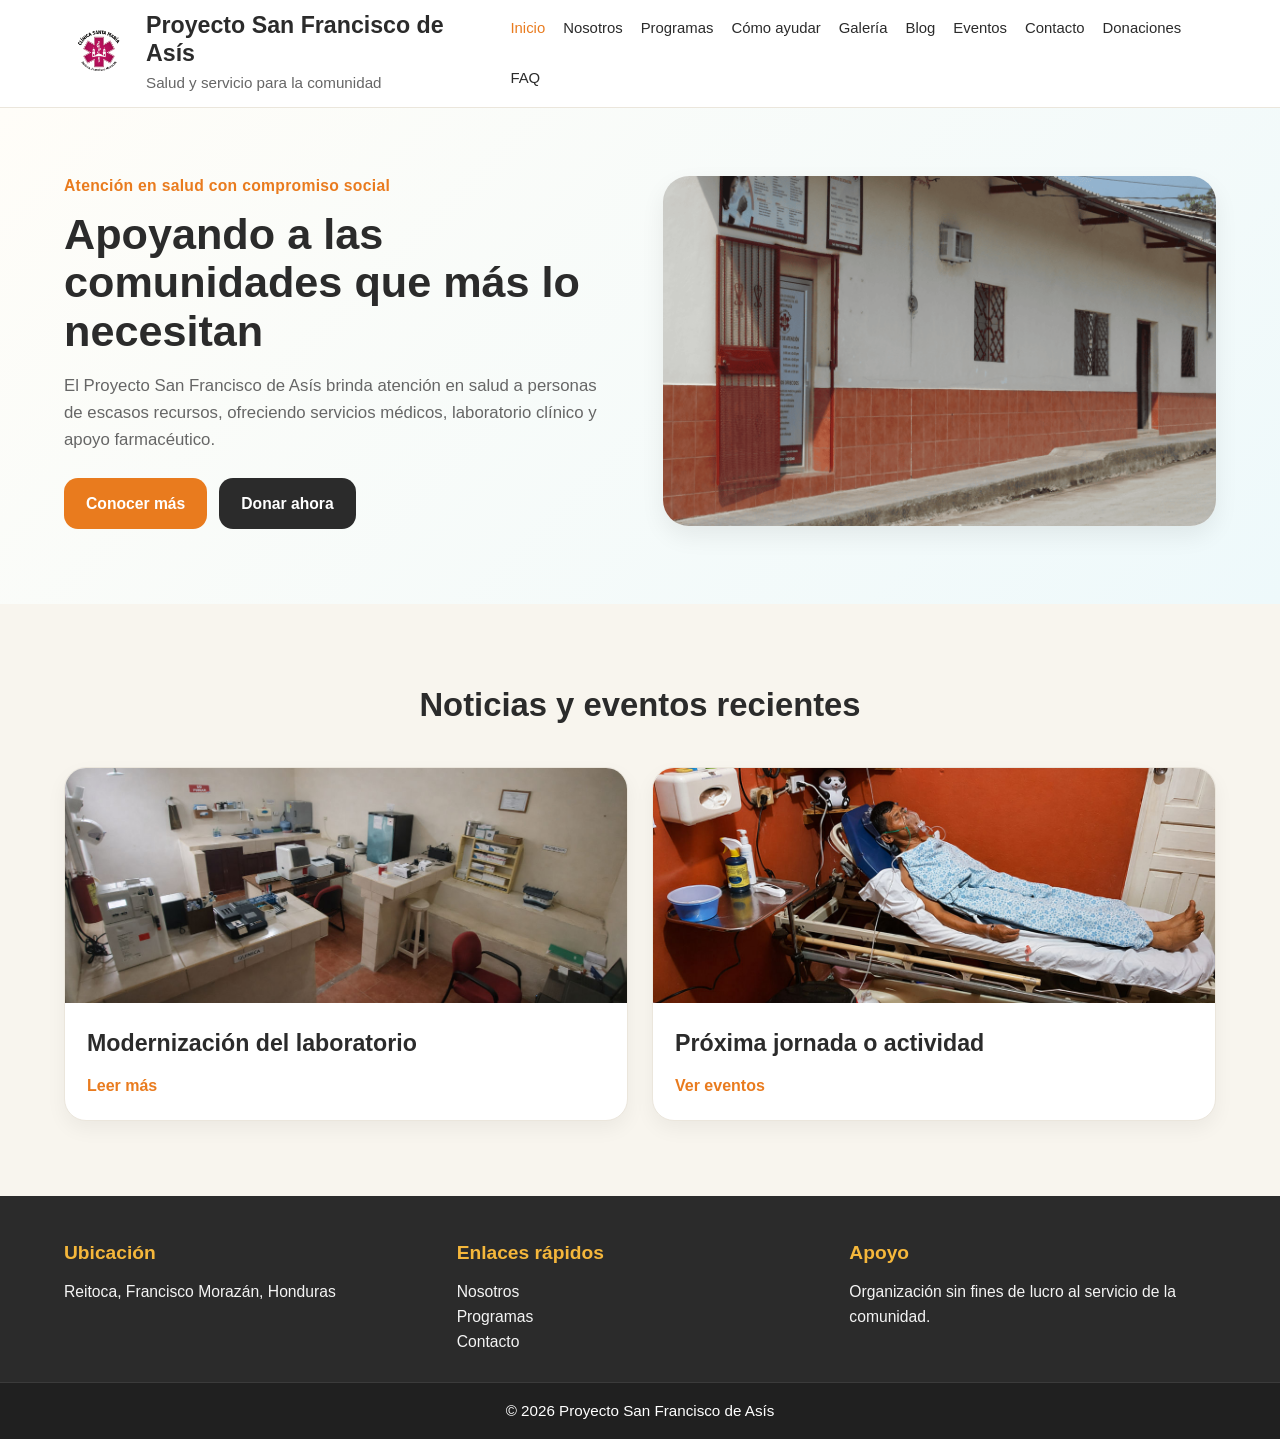
<file: index.html>
<!DOCTYPE html>
<html lang="es">
<head>
    <meta charset="UTF-8" />
    <meta name="viewport" content="width=device-width, initial-scale=1.0" />
    <title>Proyecto San Francisco de Asís | Inicio</title>
    <meta name="description" content="Sitio web del Proyecto San Francisco de Asís, organización sin fines de lucro dedicada a la atención en salud en Reitoca, Francisco Morazán." />
    <link rel="stylesheet" href="estilos.css" />
    <script src="main.js"></script>
</head>
<body>

    <header class="encabezado">
        <div class="contenedor encabezado-contenido">
            <div class="marca">
                <img src="img/logo-proyecto.png" alt="Logo del Proyecto San Francisco de Asís" />
                <div class="marca-texto">
                    <h1>Proyecto San Francisco de Asís</h1>
                    <p>Salud y servicio para la comunidad</p>
                </div>
            </div>

            <button type="button" id="btnMenu" class="btn-menu">Menú</button>

            <nav id="menuPrincipal" class="menu-principal">
                <ul>
                    <li><a href="index.html" class="activo">Inicio</a></li>
                    <li><a href="nosotros.html">Nosotros</a></li>
                    <li><a href="programas.html">Programas</a></li>
                    <li><a href="ayudar.html">Cómo ayudar</a></li>
                    <li><a href="galeria.html">Galería</a></li>
                    <li><a href="blog.html">Blog</a></li>
                    <li><a href="eventos.html">Eventos</a></li>
                    <li><a href="contacto.html">Contacto</a></li>
                    <li><a href="donaciones.html">Donaciones</a></li>
                    <li><a href="faq.html">FAQ</a></li>
                </ul>
            </nav>
        </div>
    </header>

    <main>
        <section class="hero">
            <div class="contenedor hero-contenido">
                <div class="hero-texto">
                    <span class="hero-etiqueta">Atención en salud con compromiso social</span>
                    <h2>Apoyando a las comunidades que más lo necesitan</h2>
                    <p>
                        El Proyecto San Francisco de Asís brinda atención en salud a personas de escasos recursos, ofreciendo servicios médicos, laboratorio clínico y apoyo farmacéutico.
                    </p>

                    <div class="hero-botones">
                        <a href="nosotros.html" class="boton boton-principal">Conocer más</a>
                        <a href="donaciones.html" class="boton boton-secundario">Donar ahora</a>
                    </div>
                </div>

                <div class="hero-imagen">
                    <img src="img/Proyecto.png" alt="Imagen principal del proyecto" />
                </div>
            </div>
        </section>

        <section class="seccion fondo-suave">
            <div class="contenedor">
                <div class="titulo-seccion">
                    <h2>Noticias y eventos recientes</h2>
                    
                </div>

                <div class="tarjetas-noticias">
                    <article class="tarjeta-noticia">
                        <img src="img/noticia-1.jpg" alt="Imagen de noticia reciente 1" />
                        <div class="tarjeta-noticia-texto">
                            <h3>Modernización del laboratorio</h3>
                            <a href="blog-modernizacion-laboratorio.html">Leer más</a>
                        </div>
                    </article>

                    <article class="tarjeta-noticia">
                        <img src="img/noticia-2.jpg" alt="Imagen de noticia reciente 2" />
                        <div class="tarjeta-noticia-texto">
                            <h3>Próxima jornada o actividad</h3>
                            <a href="eventos.html">Ver eventos</a>
                        </div>
                    </article>
                </div>
            </div>
        </section>
    </main>

    <footer class="pie-pagina">
        <div class="contenedor pie-contenido">
            <div>
                <h3>Ubicación</h3>
                <p>Reitoca, Francisco Morazán, Honduras</p>
            </div>

            <div>
                <h3>Enlaces rápidos</h3>
                <ul>
                    <li><a href="nosotros.html">Nosotros</a></li>
                    <li><a href="programas.html">Programas</a></li>
                    <li><a href="contacto.html">Contacto</a></li>
                </ul>
            </div>

            <div>
                <h3>Apoyo</h3>
                <p>Organización sin fines de lucro al servicio de la comunidad.</p>
            </div>
        </div>

        <div class="copy">
            <p>&copy; 2026 Proyecto San Francisco de Asís</p>
        </div>
    </footer>
</body>
</html>
</file>
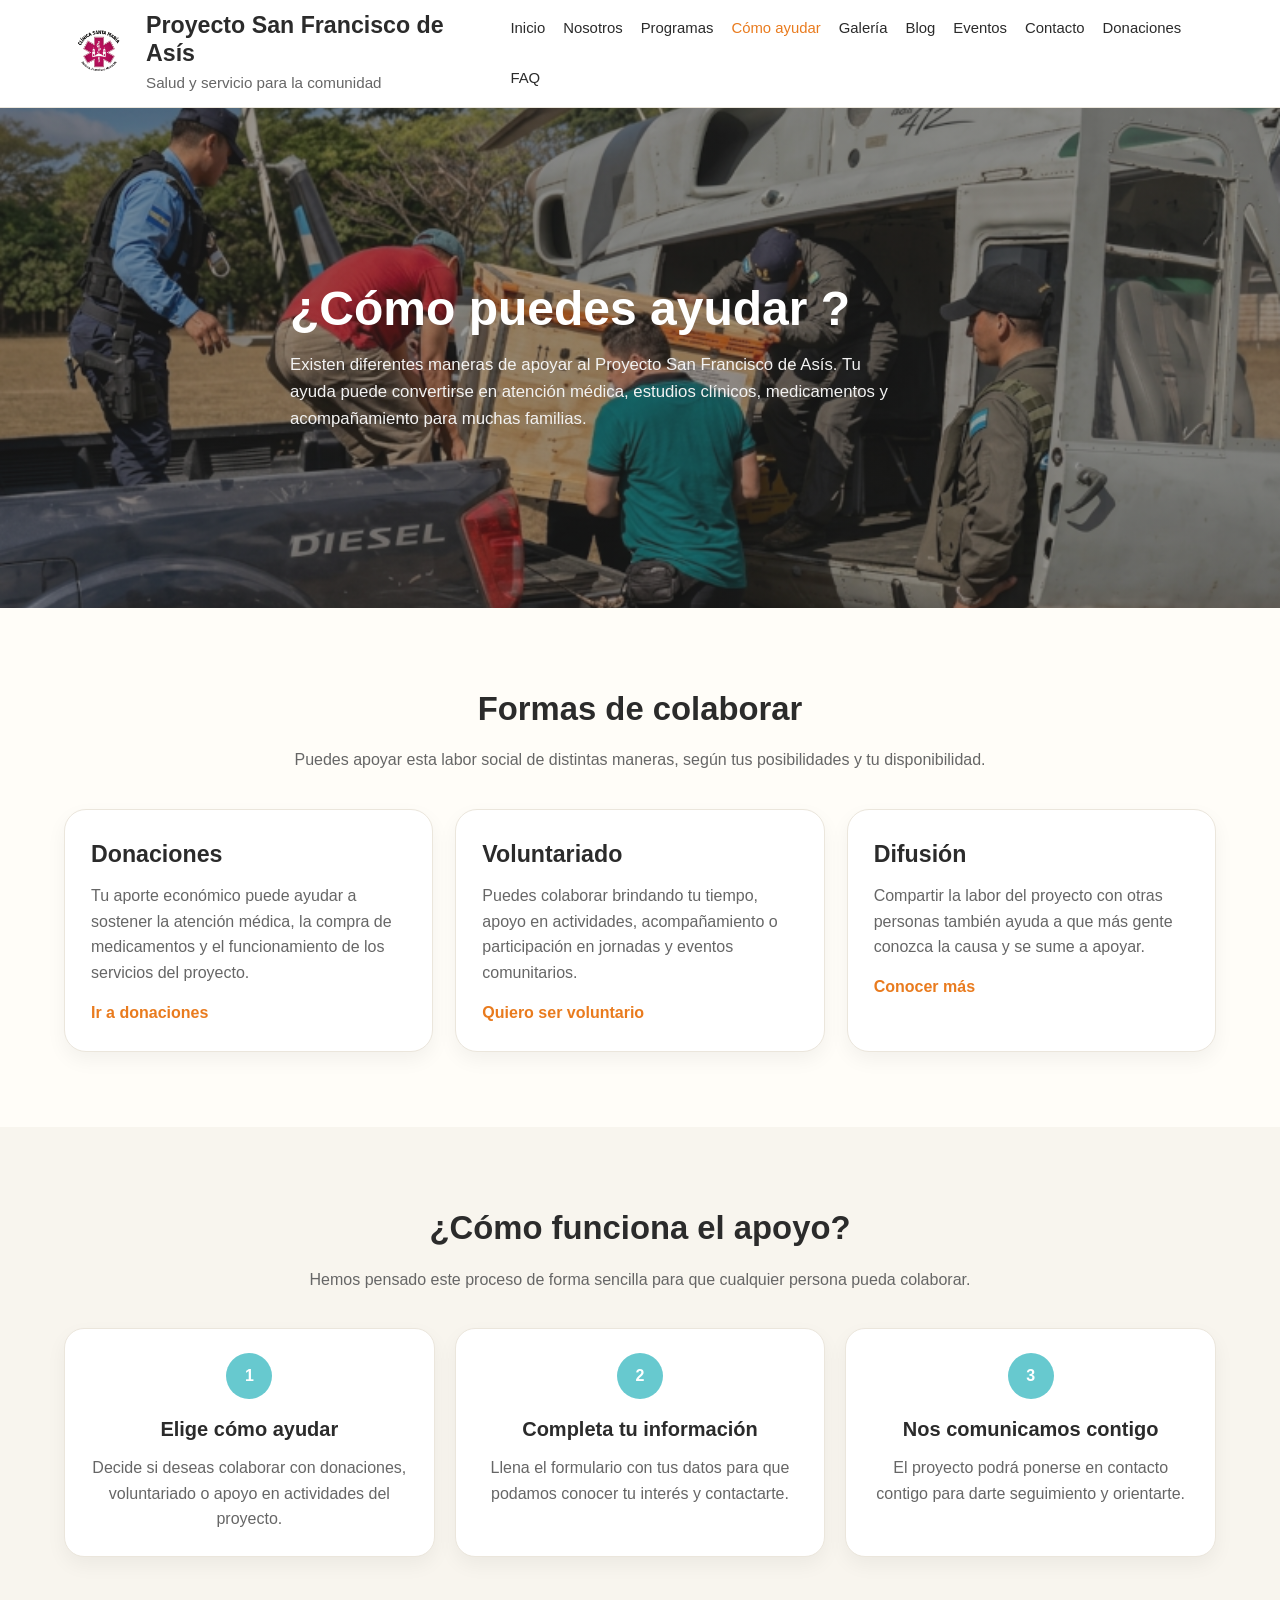
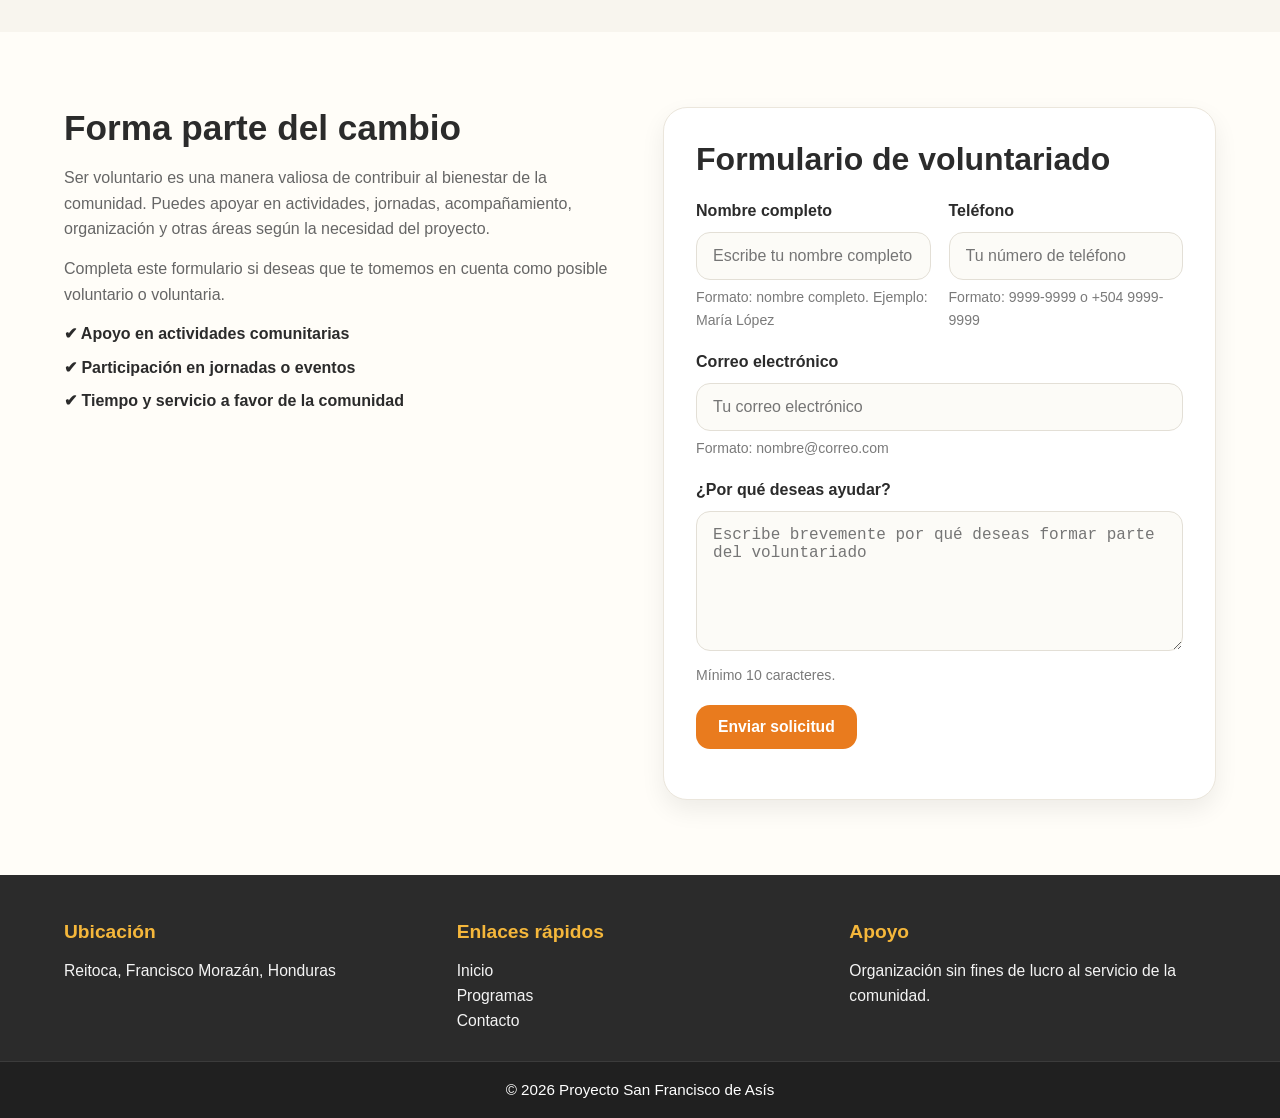
<file: ayudar.html>
<!DOCTYPE html>
<html lang="es">
<head>
    <meta charset="UTF-8" />
    <meta name="viewport" content="width=device-width, initial-scale=1.0" />
    <title>Proyecto San Francisco de Asís | Cómo ayudar</title>
    <meta name="description" content="Conoce cómo puedes ayudar al Proyecto San Francisco de Asís por medio de donaciones, voluntariado y participación en actividades." />
    <link rel="stylesheet" href="estilos.css" />
    <script src="main.js"></script>
</head>
<body>

    <header class="encabezado">
        <div class="contenedor encabezado-contenido">
            <div class="marca">
                <img src="img/logo-proyecto.png" alt="Logo del Proyecto San Francisco de Asís" />
                <div class="marca-texto">
                    <h1>Proyecto San Francisco de Asís</h1>
                    <p>Salud y servicio para la comunidad</p>
                </div>
            </div>

            <button type="button" id="btnMenu" class="btn-menu">Menú</button>

            <nav id="menuPrincipal" class="menu-principal">
                <ul>
                    <li><a href="index.html">Inicio</a></li>
                    <li><a href="nosotros.html">Nosotros</a></li>
                    <li><a href="programas.html">Programas</a></li>
                    <li><a href="ayudar.html" class="activo">Cómo ayudar</a></li>
                    <li><a href="galeria.html">Galería</a></li>
                    <li><a href="blog.html">Blog</a></li>
                    <li><a href="eventos.html">Eventos</a></li>
                    <li><a href="contacto.html">Contacto</a></li>
                    <li><a href="donaciones.html">Donaciones</a></li>
                    <li><a href="faq.html">FAQ</a></li>
                </ul>
            </nav>
        </div>
    </header>

    <main>
        <section class="banner-ayudar">
            <div class="banner-ayudar-capa">
                <div class="contenedor banner-ayudar-contenido">
                    <h2> ¿Cómo puedes ayudar ?</h2>
                    <p>
                        Existen diferentes maneras de apoyar al Proyecto San Francisco de Asís. Tu ayuda puede convertirse en atención médica, estudios clínicos, medicamentos y acompañamiento para muchas familias.
                    </p>
                </div>
            </div>
        </section>

        <section class="seccion">
            <div class="contenedor">
                <div class="titulo-seccion">
                    <h2>Formas de colaborar</h2>
                    <p>
                        Puedes apoyar esta labor social de distintas maneras, según tus posibilidades y tu disponibilidad.
                    </p>
                </div>

                <div class="ayuda-grid">
                    <article class="ayuda-card">
                        <h3>Donaciones</h3>
                        <p>
                            Tu aporte económico puede ayudar a sostener la atención médica, la compra de medicamentos y el funcionamiento de los servicios del proyecto.
                        </p>
                        <a href="donaciones.html">Ir a donaciones</a>
                    </article>

                    <article class="ayuda-card">
                        <h3>Voluntariado</h3>
                        <p>
                            Puedes colaborar brindando tu tiempo, apoyo en actividades, acompañamiento o participación en jornadas y eventos comunitarios.
                        </p>
                        <a href="#formVoluntariado">Quiero ser voluntario</a>
                    </article>

                    <article class="ayuda-card">
                        <h3>Difusión</h3>
                        <p>
                            Compartir la labor del proyecto con otras personas también ayuda a que más gente conozca la causa y se sume a apoyar.
                        </p>
                        <a href="blog.html">Conocer más</a>
                    </article>
                </div>
            </div>
        </section>

        <section class="seccion fondo-suave">
            <div class="contenedor">
                <div class="titulo-seccion">
                    <h2>¿Cómo funciona el apoyo?</h2>
                    <p>
                        Hemos pensado este proceso de forma sencilla para que cualquier persona pueda colaborar.
                    </p>
                </div>

                <div class="pasos-grid">
                    <article class="paso-card">
                        <span class="paso-numero">1</span>
                        <h3>Elige cómo ayudar</h3>
                        <p>Decide si deseas colaborar con donaciones, voluntariado o apoyo en actividades del proyecto.</p>
                    </article>

                    <article class="paso-card">
                        <span class="paso-numero">2</span>
                        <h3>Completa tu información</h3>
                        <p>Llena el formulario con tus datos para que podamos conocer tu interés y contactarte.</p>
                    </article>

                    <article class="paso-card">
                        <span class="paso-numero">3</span>
                        <h3>Nos comunicamos contigo</h3>
                        <p>El proyecto podrá ponerse en contacto contigo para darte seguimiento y orientarte.</p>
                    </article>
                </div>
            </div>
        </section>

        <section class="seccion">
            <div class="contenedor voluntariado-seccion">
                <div class="voluntariado-info">

                    <h2>Forma parte del cambio</h2>
                    <p>
                        Ser voluntario es una manera valiosa de contribuir al bienestar de la comunidad. Puedes apoyar en actividades, jornadas, acompañamiento, organización y otras áreas según la necesidad del proyecto.
                    </p>
                    <p>
                        Completa este formulario si deseas que te tomemos en cuenta como posible voluntario o voluntaria.
                    </p>

                    <div class="voluntariado-lista">
                        <p>✔ Apoyo en actividades comunitarias</p>
                        <p>✔ Participación en jornadas o eventos</p>
                        <p>✔ Tiempo y servicio a favor de la comunidad</p>
                    </div>
                </div>

                <div class="panel-formulario">
                    <h2 class="titulo-formulario">Formulario de voluntariado</h2>

                    <form id="formVoluntariado" action="ayudar.html" method="get">
                        <div class="fila-formulario">
                            <div class="grupo-formulario">
                                <label for="txtNombreVoluntario">Nombre completo</label>
                                <input type="text" id="txtNombreVoluntario" name="txtNombreVoluntario" placeholder="Escribe tu nombre completo" />
                            </div>

                            <div class="grupo-formulario">
                                <label for="txtTelefonoVoluntario">Teléfono</label>
                                <input type="text" id="txtTelefonoVoluntario" name="txtTelefonoVoluntario" placeholder="Tu número de teléfono" />
                            </div>
                        </div>

                        <div class="grupo-formulario">
                            <label for="txtCorreoVoluntario">Correo electrónico</label>
                            <input type="text" id="txtCorreoVoluntario" name="txtCorreoVoluntario" placeholder="Tu correo electrónico" />
                        </div>

                        <div class="grupo-formulario">
                            <label for="txtMotivoVoluntario">¿Por qué deseas ayudar?</label>
                            <textarea id="txtMotivoVoluntario" name="txtMotivoVoluntario" placeholder="Escribe brevemente por qué deseas formar parte del voluntariado"></textarea>
                        </div>

                        <div class="grupo-formulario">
                            <button type="submit" class="boton boton-principal boton-formulario">Enviar solicitud</button>
                        </div>

                        <p id="mensajeVoluntariado" class="mensaje-formulario"></p>
                    </form>
                </div>
            </div>
        </section>

        <footer class="pie-pagina">
        <div class="contenedor pie-contenido">
            <div>
                <h3>Ubicación</h3>
                <p>Reitoca, Francisco Morazán, Honduras</p>
            </div>

            <div>
                <h3>Enlaces rápidos</h3>
                <ul>
                    <li><a href="index.html">Inicio</a></li>
                    <li><a href="programas.html">Programas</a></li>
                    <li><a href="contacto.html">Contacto</a></li>
                </ul>
            </div>

            <div>
                <h3>Apoyo</h3>
                <p>Organización sin fines de lucro al servicio de la comunidad.</p>
            </div>
        </div>

        <div class="copy">
            <p>&copy; 2026 Proyecto San Francisco de Asís</p>
        </div>
    </footer>
</body>
</html>
</file>
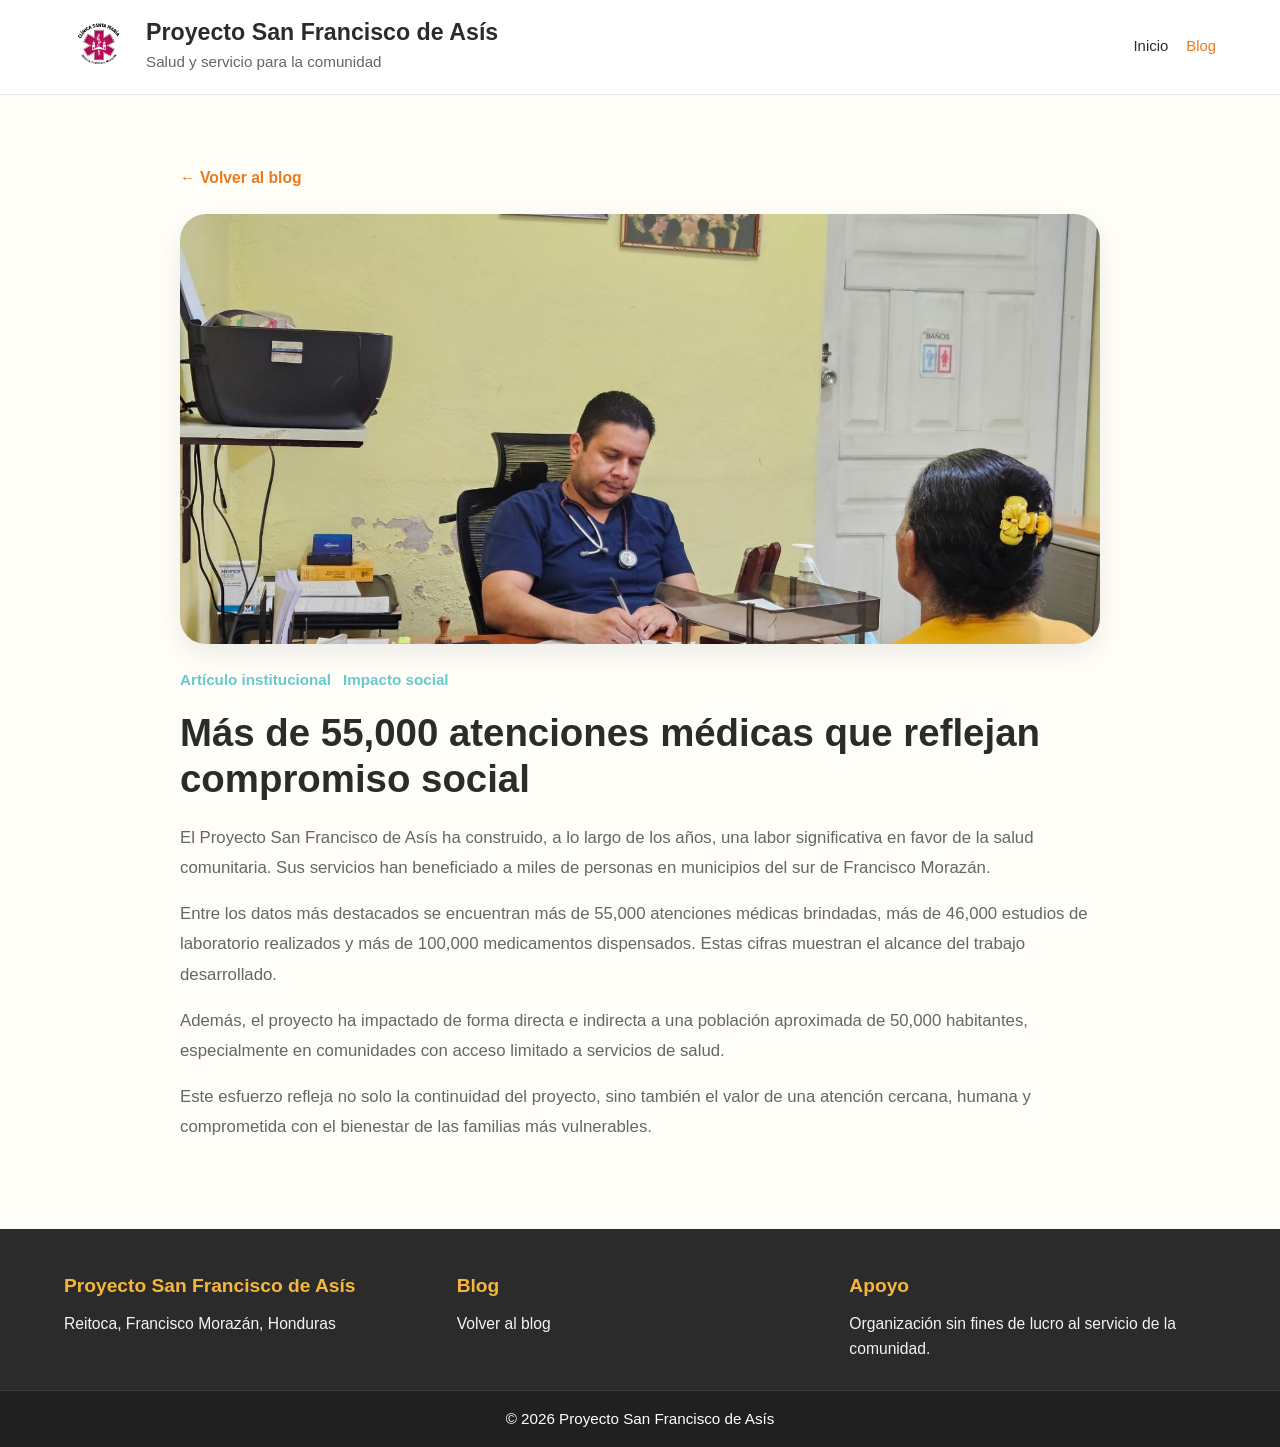
<file: blog-impacto-comunitario.html>
<!DOCTYPE html>
<html lang="es">
<head>
    <meta charset="UTF-8" />
    <meta name="viewport" content="width=device-width, initial-scale=1.0" />
    <title>Impacto comunitario del proyecto | Blog</title>
    <meta name="description" content="Artículo sobre el impacto comunitario del Proyecto San Francisco de Asís." />
    <link rel="stylesheet" href="estilos.css" />
    <script src="main.js"></script>
</head>
<body>
    <header class="encabezado">
        <div class="contenedor encabezado-contenido">
            <div class="marca">
                <img src="img/logo-proyecto.png" alt="Logo del Proyecto San Francisco de Asís" />
                <div class="marca-texto">
                    <h1>Proyecto San Francisco de Asís</h1>
                    <p>Salud y servicio para la comunidad</p>
                </div>
            </div>
            <button type="button" id="btnMenu" class="btn-menu">Menú</button>
            <nav id="menuPrincipal" class="menu-principal">
                <ul>
                    <li><a href="index.html">Inicio</a></li>
                    <li><a href="blog.html" class="activo">Blog</a></li>
                </ul>
            </nav>
        </div>
    </header>

    <main class="articulo-blog">
        <div class="contenedor articulo-contenedor">
            <a href="blog.html" class="volver-blog">← Volver al blog</a>

            <div class="articulo-portada">
                <img src="img/programa-clinica.jpeg" alt="Impacto comunitario del proyecto" />
            </div>

            <div class="articulo-meta">
                <span>Artículo institucional</span>
                <span>Impacto social</span>
            </div>

            <h1>Más de 55,000 atenciones médicas que reflejan compromiso social</h1>

            <p>
                El Proyecto San Francisco de Asís ha construido, a lo largo de los años, una labor significativa en favor de la salud comunitaria. Sus servicios han beneficiado a miles de personas en municipios del sur de Francisco Morazán.
            </p>

            <p>
                Entre los datos más destacados se encuentran más de 55,000 atenciones médicas brindadas, más de 46,000 estudios de laboratorio realizados y más de 100,000 medicamentos dispensados. Estas cifras muestran el alcance del trabajo desarrollado.
            </p>

            <p>
                Además, el proyecto ha impactado de forma directa e indirecta a una población aproximada de 50,000 habitantes, especialmente en comunidades con acceso limitado a servicios de salud.
            </p>

            <p>
                Este esfuerzo refleja no solo la continuidad del proyecto, sino también el valor de una atención cercana, humana y comprometida con el bienestar de las familias más vulnerables.
            </p>
        </div>
    </main>

    <footer class="pie-pagina">
        <div class="contenedor pie-contenido">
            <div>
                <h3>Proyecto San Francisco de Asís</h3>
                <p>Reitoca, Francisco Morazán, Honduras</p>
            </div>
            <div>
                <h3>Blog</h3>
                <ul>
                    <li><a href="blog.html">Volver al blog</a></li>
                </ul>
            </div>
            <div>
                <h3>Apoyo</h3>
                <p>Organización sin fines de lucro al servicio de la comunidad.</p>
            </div>
        </div>
        <div class="copy">
            <p>&copy; 2026 Proyecto San Francisco de Asís</p>
        </div>
    </footer>
</body>
</html>
</file>
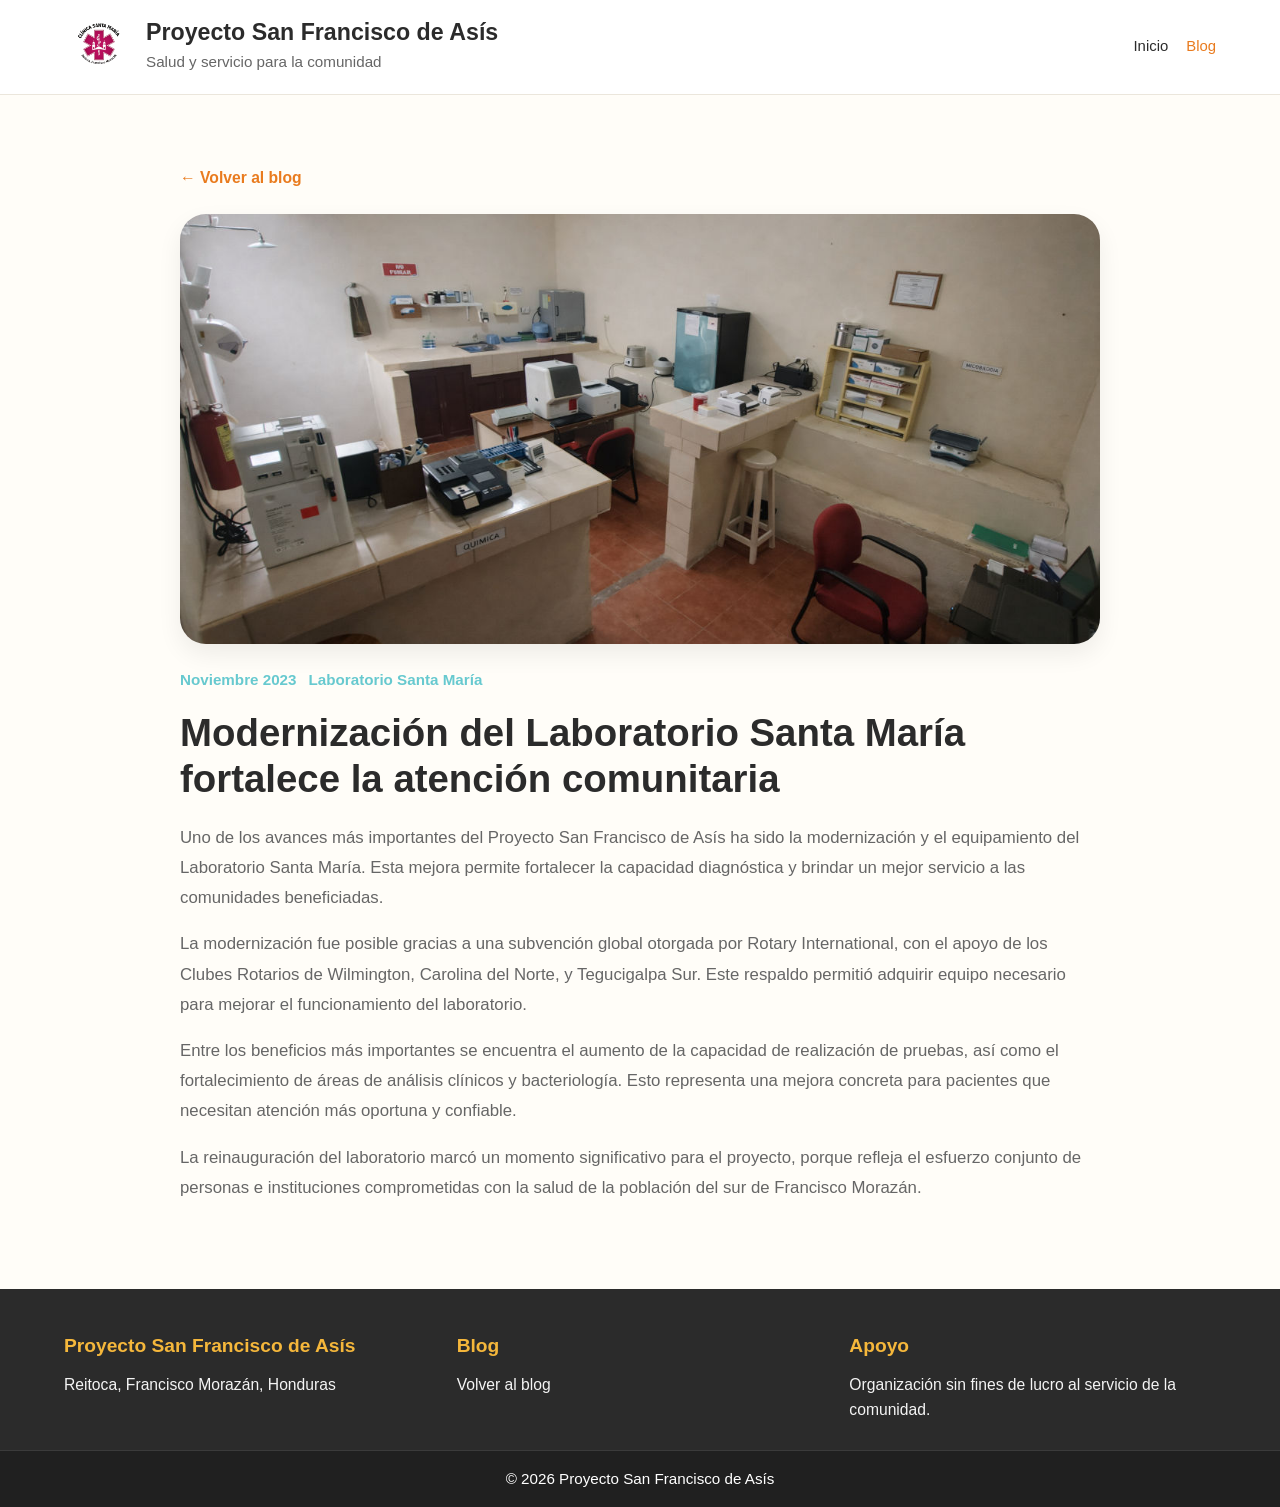
<file: blog-modernizacion-laboratorio.html>
<!DOCTYPE html>
<html lang="es">
<head>
    <meta charset="UTF-8" />
    <meta name="viewport" content="width=device-width, initial-scale=1.0" />
    <title>Modernización del Laboratorio Santa María | Blog</title>
    <meta name="description" content="Artículo sobre la modernización y equipamiento del Laboratorio Santa María." />
    <link rel="stylesheet" href="estilos.css" />
    <script src="main.js"></script>
</head>
<body>
    <header class="encabezado">
        <div class="contenedor encabezado-contenido">
            <div class="marca">
                <img src="img/logo-proyecto.png" alt="Logo del Proyecto San Francisco de Asís" />
                <div class="marca-texto">
                    <h1>Proyecto San Francisco de Asís</h1>
                    <p>Salud y servicio para la comunidad</p>
                </div>
            </div>
            <button type="button" id="btnMenu" class="btn-menu">Menú</button>
            <nav id="menuPrincipal" class="menu-principal">
                <ul>
                    <li><a href="index.html">Inicio</a></li>
                    <li><a href="blog.html" class="activo">Blog</a></li>
                </ul>
            </nav>
        </div>
    </header>

    <main class="articulo-blog">
        <div class="contenedor articulo-contenedor">
            <a href="blog.html" class="volver-blog">← Volver al blog</a>

            <div class="articulo-portada">
                <img src="img/noticia-1.jpg" alt="Modernización del laboratorio" />
            </div>

            <div class="articulo-meta">
                <span>Noviembre 2023</span>
                <span>Laboratorio Santa María</span>
            </div>

            <h1>Modernización del Laboratorio Santa María fortalece la atención comunitaria</h1>

            <p>
                Uno de los avances más importantes del Proyecto San Francisco de Asís ha sido la modernización y el equipamiento del Laboratorio Santa María. Esta mejora permite fortalecer la capacidad diagnóstica y brindar un mejor servicio a las comunidades beneficiadas.
            </p>

            <p>
                La modernización fue posible gracias a una subvención global otorgada por Rotary International, con el apoyo de los Clubes Rotarios de Wilmington, Carolina del Norte, y Tegucigalpa Sur. Este respaldo permitió adquirir equipo necesario para mejorar el funcionamiento del laboratorio.
            </p>

            <p>
                Entre los beneficios más importantes se encuentra el aumento de la capacidad de realización de pruebas, así como el fortalecimiento de áreas de análisis clínicos y bacteriología. Esto representa una mejora concreta para pacientes que necesitan atención más oportuna y confiable.
            </p>

            <p>
                La reinauguración del laboratorio marcó un momento significativo para el proyecto, porque refleja el esfuerzo conjunto de personas e instituciones comprometidas con la salud de la población del sur de Francisco Morazán.
            </p>
        </div>
    </main>

    <footer class="pie-pagina">
        <div class="contenedor pie-contenido">
            <div>
                <h3>Proyecto San Francisco de Asís</h3>
                <p>Reitoca, Francisco Morazán, Honduras</p>
            </div>
            <div>
                <h3>Blog</h3>
                <ul>
                    <li><a href="blog.html">Volver al blog</a></li>
                </ul>
            </div>
            <div>
                <h3>Apoyo</h3>
                <p>Organización sin fines de lucro al servicio de la comunidad.</p>
            </div>
        </div>
        <div class="copy">
            <p>&copy; 2026 Proyecto San Francisco de Asís</p>
        </div>
    </footer>
</body>
</html>
</file>
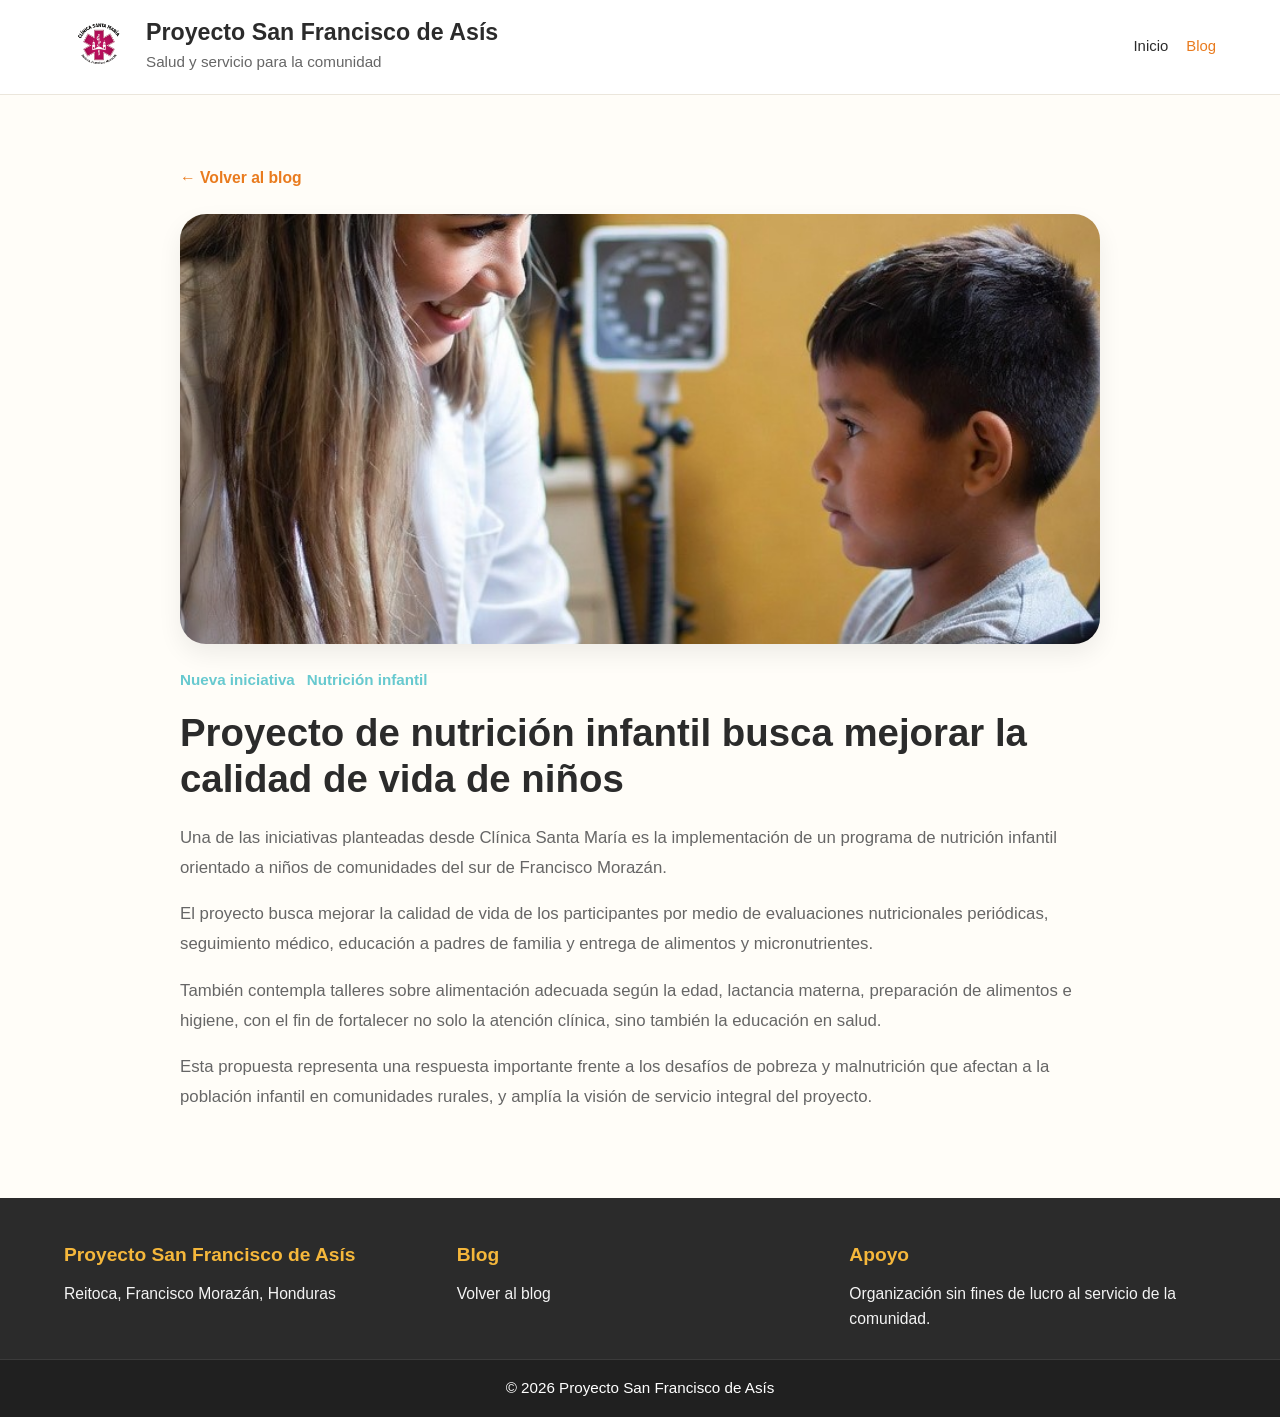
<file: blog-nutricion-infantil.html>
<!DOCTYPE html>
<html lang="es">
<head>
    <meta charset="UTF-8" />
    <meta name="viewport" content="width=device-width, initial-scale=1.0" />
    <title>Proyecto de nutrición infantil | Blog</title>
    <meta name="description" content="Artículo sobre el proyecto de nutrición infantil impulsado desde Clínica Santa María." />
    <link rel="stylesheet" href="estilos.css" />
    <script src="main.js"></script>
</head>
<body>
    <header class="encabezado">
        <div class="contenedor encabezado-contenido">
            <div class="marca">
                <img src="img/logo-proyecto.png" alt="Logo del Proyecto San Francisco de Asís" />
                <div class="marca-texto">
                    <h1>Proyecto San Francisco de Asís</h1>
                    <p>Salud y servicio para la comunidad</p>
                </div>
            </div>
            <button type="button" id="btnMenu" class="btn-menu">Menú</button>
            <nav id="menuPrincipal" class="menu-principal">
                <ul>
                    <li><a href="index.html">Inicio</a></li>
                    <li><a href="blog.html" class="activo">Blog</a></li>
                </ul>
            </nav>
        </div>
    </header>

    <main class="articulo-blog">
        <div class="contenedor articulo-contenedor">
            <a href="blog.html" class="volver-blog">← Volver al blog</a>

            <div class="articulo-portada">
                <img src="img/nutri.jpeg" alt="Proyecto de nutrición infantil" />
            </div>

            <div class="articulo-meta">
                <span>Nueva iniciativa</span>
                <span>Nutrición infantil</span>
            </div>

            <h1>Proyecto de nutrición infantil busca mejorar la calidad de vida de niños</h1>

            <p>
                Una de las iniciativas planteadas desde Clínica Santa María es la implementación de un programa de nutrición infantil orientado a niños de comunidades del sur de Francisco Morazán.
            </p>

            <p>
                El proyecto busca mejorar la calidad de vida de los participantes por medio de evaluaciones nutricionales periódicas, seguimiento médico, educación a padres de familia y entrega de alimentos y micronutrientes.
            </p>

            <p>
                También contempla talleres sobre alimentación adecuada según la edad, lactancia materna, preparación de alimentos e higiene, con el fin de fortalecer no solo la atención clínica, sino también la educación en salud.
            </p>

            <p>
                Esta propuesta representa una respuesta importante frente a los desafíos de pobreza y malnutrición que afectan a la población infantil en comunidades rurales, y amplía la visión de servicio integral del proyecto.
            </p>
        </div>
    </main>

    <footer class="pie-pagina">
        <div class="contenedor pie-contenido">
            <div>
                <h3>Proyecto San Francisco de Asís</h3>
                <p>Reitoca, Francisco Morazán, Honduras</p>
            </div>
            <div>
                <h3>Blog</h3>
                <ul>
                    <li><a href="blog.html">Volver al blog</a></li>
                </ul>
            </div>
            <div>
                <h3>Apoyo</h3>
                <p>Organización sin fines de lucro al servicio de la comunidad.</p>
            </div>
        </div>
        <div class="copy">
            <p>&copy; 2026 Proyecto San Francisco de Asís</p>
        </div>
    </footer>
</body>
</html>
</file>
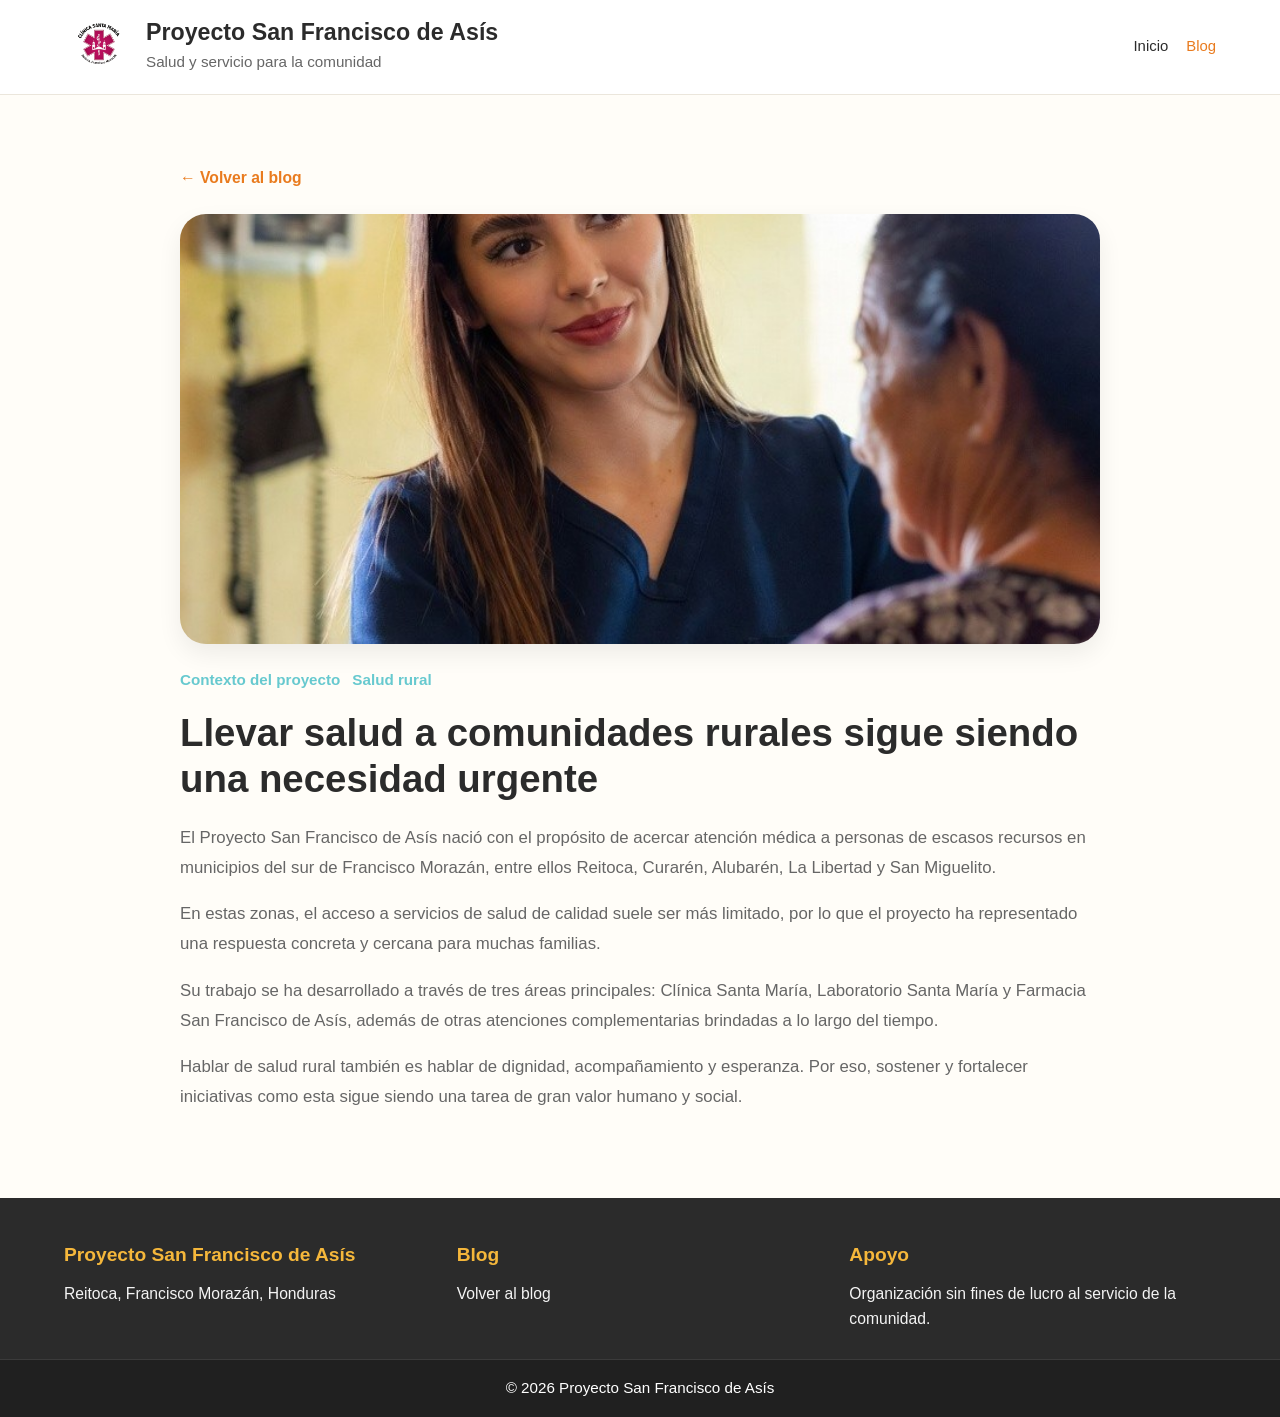
<file: blog-salud-rural.html>
<!DOCTYPE html>
<html lang="es">
<head>
    <meta charset="UTF-8" />
    <meta name="viewport" content="width=device-width, initial-scale=1.0" />
    <title>Salud rural en el sur de Francisco Morazán | Blog</title>
    <meta name="description" content="Artículo sobre la importancia de llevar salud a comunidades rurales del sur de Francisco Morazán." />
    <link rel="stylesheet" href="estilos.css" />
    <script src="main.js"></script>
</head>
<body>
    <header class="encabezado">
        <div class="contenedor encabezado-contenido">
            <div class="marca">
                <img src="img/logo-proyecto.png" alt="Logo del Proyecto San Francisco de Asís" />
                <div class="marca-texto">
                    <h1>Proyecto San Francisco de Asís</h1>
                    <p>Salud y servicio para la comunidad</p>
                </div>
            </div>
            <button type="button" id="btnMenu" class="btn-menu">Menú</button>
            <nav id="menuPrincipal" class="menu-principal">
                <ul>
                    <li><a href="index.html">Inicio</a></li>
                    <li><a href="blog.html" class="activo">Blog</a></li>
                </ul>
            </nav>
        </div>
    </header>

    <main class="articulo-blog">
        <div class="contenedor articulo-contenedor">
            <a href="blog.html" class="volver-blog">← Volver al blog</a>

            <div class="articulo-portada">
                <img src="img/compro.jpeg" alt="Salud rural en Reitoca y comunidades cercanas" />
            </div>

            <div class="articulo-meta">
                <span>Contexto del proyecto</span>
                <span>Salud rural</span>
            </div>

            <h1>Llevar salud a comunidades rurales sigue siendo una necesidad urgente</h1>

            <p>
                El Proyecto San Francisco de Asís nació con el propósito de acercar atención médica a personas de escasos recursos en municipios del sur de Francisco Morazán, entre ellos Reitoca, Curarén, Alubarén, La Libertad y San Miguelito.
            </p>

            <p>
                En estas zonas, el acceso a servicios de salud de calidad suele ser más limitado, por lo que el proyecto ha representado una respuesta concreta y cercana para muchas familias.
            </p>

            <p>
                Su trabajo se ha desarrollado a través de tres áreas principales: Clínica Santa María, Laboratorio Santa María y Farmacia San Francisco de Asís, además de otras atenciones complementarias brindadas a lo largo del tiempo.
            </p>

            <p>
                Hablar de salud rural también es hablar de dignidad, acompañamiento y esperanza. Por eso, sostener y fortalecer iniciativas como esta sigue siendo una tarea de gran valor humano y social.
            </p>
        </div>
    </main>

    <footer class="pie-pagina">
        <div class="contenedor pie-contenido">
            <div>
                <h3>Proyecto San Francisco de Asís</h3>
                <p>Reitoca, Francisco Morazán, Honduras</p>
            </div>
            <div>
                <h3>Blog</h3>
                <ul>
                    <li><a href="blog.html">Volver al blog</a></li>
                </ul>
            </div>
            <div>
                <h3>Apoyo</h3>
                <p>Organización sin fines de lucro al servicio de la comunidad.</p>
            </div>
        </div>
        <div class="copy">
            <p>&copy; 2026 Proyecto San Francisco de Asís</p>
        </div>
    </footer>
</body>
</html>
</file>
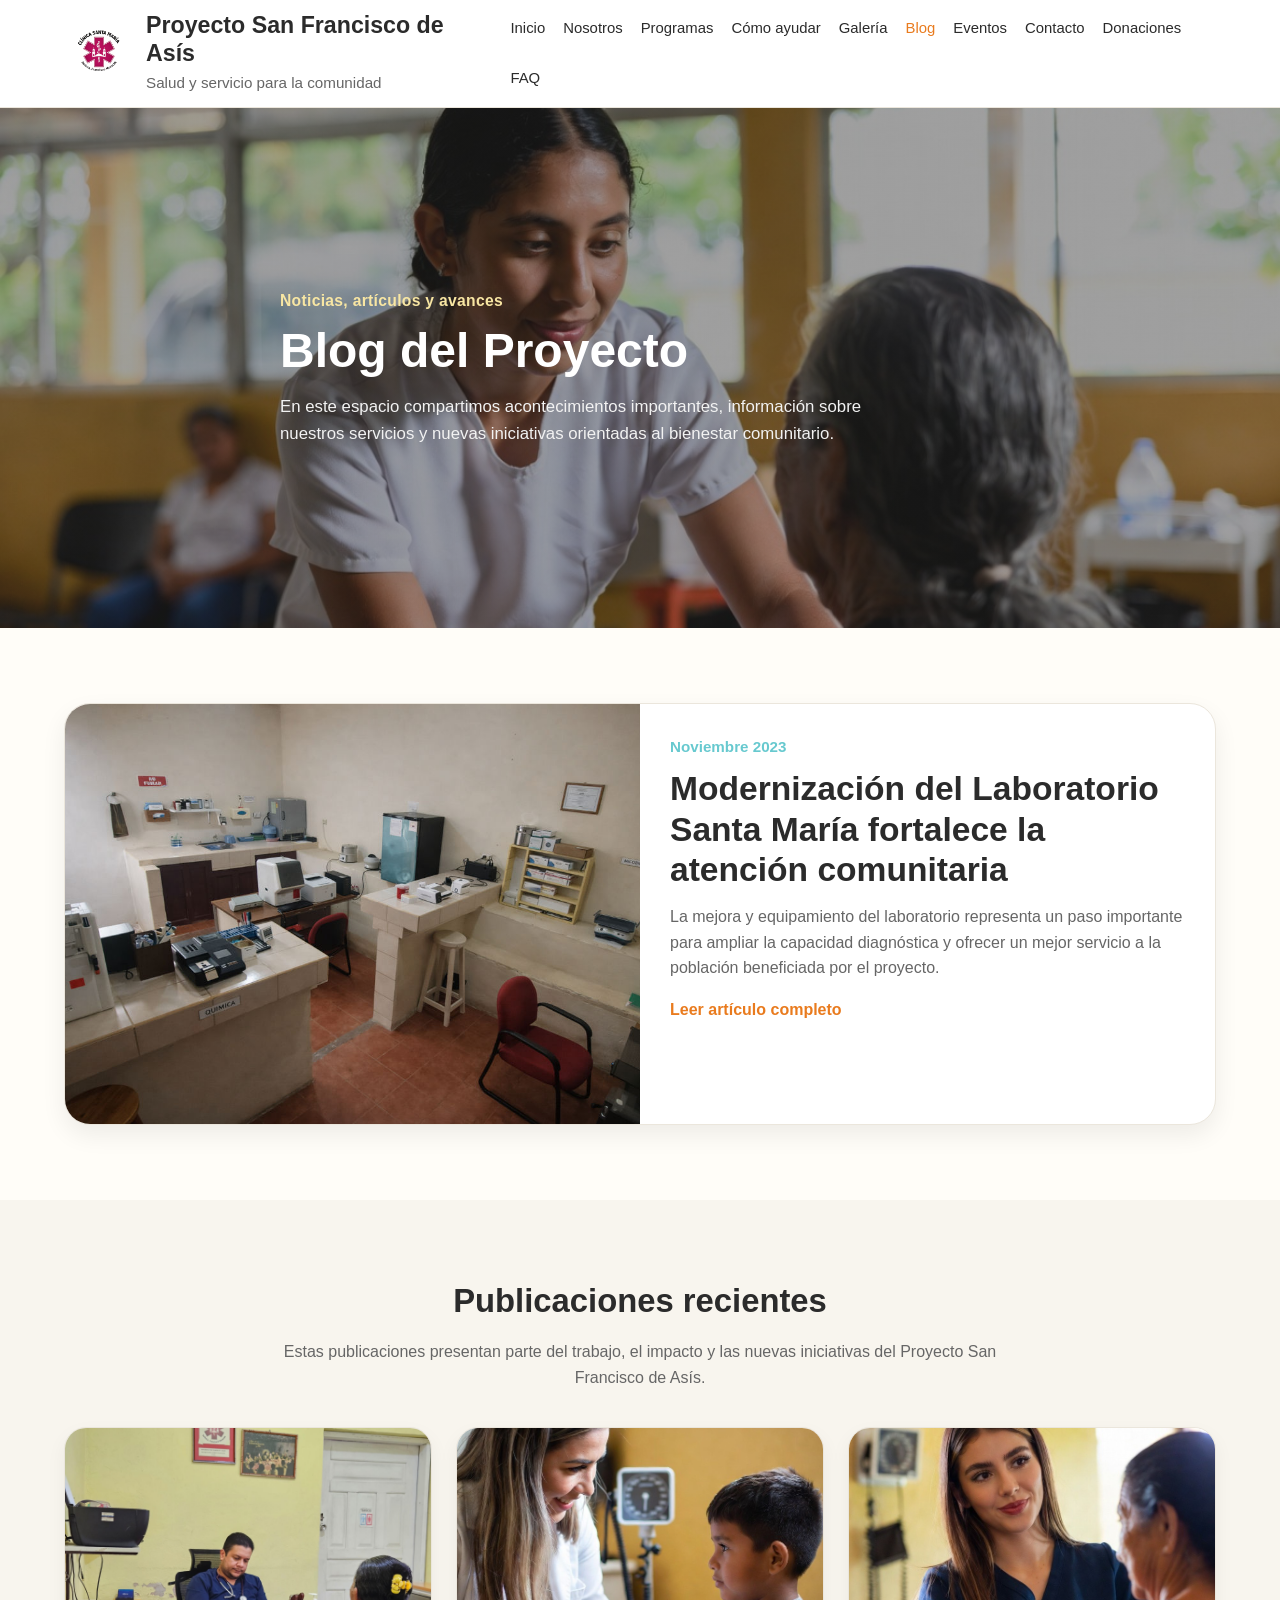
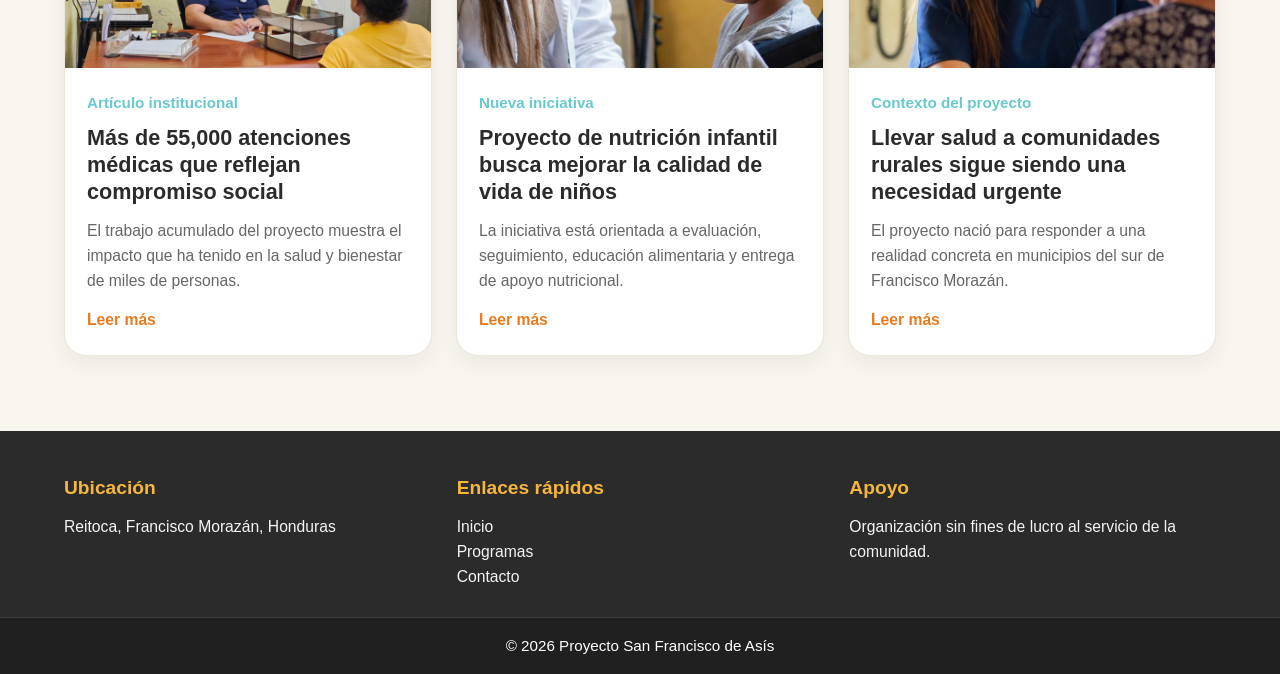
<file: blog.html>
<!DOCTYPE html>
<html lang="es">
<head>
    <meta charset="UTF-8" />
    <meta name="viewport" content="width=device-width, initial-scale=1.0" />
    <title>Proyecto San Francisco de Asís | Blog</title>
    <meta name="description" content="Blog del Proyecto San Francisco de Asís con noticias, artículos y avances relacionados con su labor social y de salud." />
    <link rel="stylesheet" href="estilos.css" />
    <script src="main.js"></script>
</head>
<body>

    <header class="encabezado">
        <div class="contenedor encabezado-contenido">
            <div class="marca">
                <img src="img/logo-proyecto.png" alt="Logo del Proyecto San Francisco de Asís" />
                <div class="marca-texto">
                    <h1>Proyecto San Francisco de Asís</h1>
                    <p>Salud y servicio para la comunidad</p>
                </div>
            </div>

            <button type="button" id="btnMenu" class="btn-menu">Menú</button>

            <nav id="menuPrincipal" class="menu-principal">
                <ul>
                    <li><a href="index.html">Inicio</a></li>
                    <li><a href="nosotros.html">Nosotros</a></li>
                    <li><a href="programas.html">Programas</a></li>
                    <li><a href="ayudar.html">Cómo ayudar</a></li>
                    <li><a href="galeria.html">Galería</a></li>
                    <li><a href="blog.html" class="activo">Blog</a></li>
                    <li><a href="eventos.html">Eventos</a></li>
                    <li><a href="contacto.html">Contacto</a></li>
                    <li><a href="donaciones.html">Donaciones</a></li>
                    <li><a href="faq.html">FAQ</a></li>
                </ul>
            </nav>
        </div>
    </header>

    <main>
        <section class="banner-blog">
            <div class="banner-blog-capa">
                <div class="contenedor banner-blog-contenido">
                    <span class="banner-programas-etiqueta">Noticias, artículos y avances</span>
                    <h2>Blog del Proyecto</h2>
                    <p>
                        En este espacio compartimos acontecimientos importantes, información sobre nuestros servicios y nuevas iniciativas orientadas al bienestar comunitario.
                    </p>
                </div>
            </div>
        </section>

        <section class="seccion">
            <div class="contenedor">
                <article class="blog-destacado">
                    <div class="blog-destacado-imagen">
                        <img src="img/noticia-1.jpg" alt="Modernización del laboratorio del proyecto" />
                    </div>

                    <div class="blog-destacado-texto">
                        <span class="blog-fecha">Noviembre 2023</span>
                        <h2>Modernización del Laboratorio Santa María fortalece la atención comunitaria</h2>
                        <p>
                            La mejora y equipamiento del laboratorio representa un paso importante para ampliar la capacidad diagnóstica y ofrecer un mejor servicio a la población beneficiada por el proyecto.
                        </p>
                        <a href="blog-modernizacion-laboratorio.html">Leer artículo completo</a>
                    </div>
                </article>
            </div>
        </section>

        <section class="seccion fondo-suave">
            <div class="contenedor">
                <div class="titulo-seccion">
                    <h2>Publicaciones recientes</h2>
                    <p>
                        Estas publicaciones presentan parte del trabajo, el impacto y las nuevas iniciativas del Proyecto San Francisco de Asís.
                    </p>
                </div>

                <div class="blog-grid">
                    <article class="blog-card">
                        <img src="img/programa-clinica.jpeg" alt="Imagen del impacto comunitario del proyecto" />
                        <div class="blog-card-texto">
                            <span class="blog-fecha">Artículo institucional</span>
                            <h3>Más de 55,000 atenciones médicas que reflejan compromiso social</h3>
                            <p>
                                El trabajo acumulado del proyecto muestra el impacto que ha tenido en la salud y bienestar de miles de personas.
                            </p>
                            <a href="blog-impacto-comunitario.html">Leer más</a>
                        </div>
                    </article>

                    <article class="blog-card">
                        <img src="img/nutri.jpeg" alt="Imagen del proyecto de nutrición infantil" />
                        <div class="blog-card-texto">
                            <span class="blog-fecha">Nueva iniciativa</span>
                            <h3>Proyecto de nutrición infantil busca mejorar la calidad de vida de niños</h3>
                            <p>
                                La iniciativa está orientada a evaluación, seguimiento, educación alimentaria y entrega de apoyo nutricional.
                            </p>
                            <a href="blog-nutricion-infantil.html">Leer más</a>
                        </div>
                    </article>

                    <article class="blog-card">
                        <img src="img/compro.jpeg" alt="Imagen sobre salud rural en Reitoca" />
                        <div class="blog-card-texto">
                            <span class="blog-fecha">Contexto del proyecto</span>
                            <h3>Llevar salud a comunidades rurales sigue siendo una necesidad urgente</h3>
                            <p>
                                El proyecto nació para responder a una realidad concreta en municipios del sur de Francisco Morazán.
                            </p>
                            <a href="blog-salud-rural.html">Leer más</a>
                        </div>
                    </article>
                </div>
            </div>
        </section>
    </main>

    <footer class="pie-pagina">
        <div class="contenedor pie-contenido">
            <div>
                <h3>Ubicación</h3>
                <p>Reitoca, Francisco Morazán, Honduras</p>
            </div>

            <div>
                <h3>Enlaces rápidos</h3>
                <ul>
                    <li><a href="index.html">Inicio</a></li>
                    <li><a href="programas.html">Programas</a></li>
                    <li><a href="contacto.html">Contacto</a></li>
                </ul>
            </div>

            <div>
                <h3>Apoyo</h3>
                <p>Organización sin fines de lucro al servicio de la comunidad.</p>
            </div>
        </div>

        <div class="copy">
            <p>&copy; 2026 Proyecto San Francisco de Asís</p>
        </div>
    </footer>
</body>
</html>
</file>
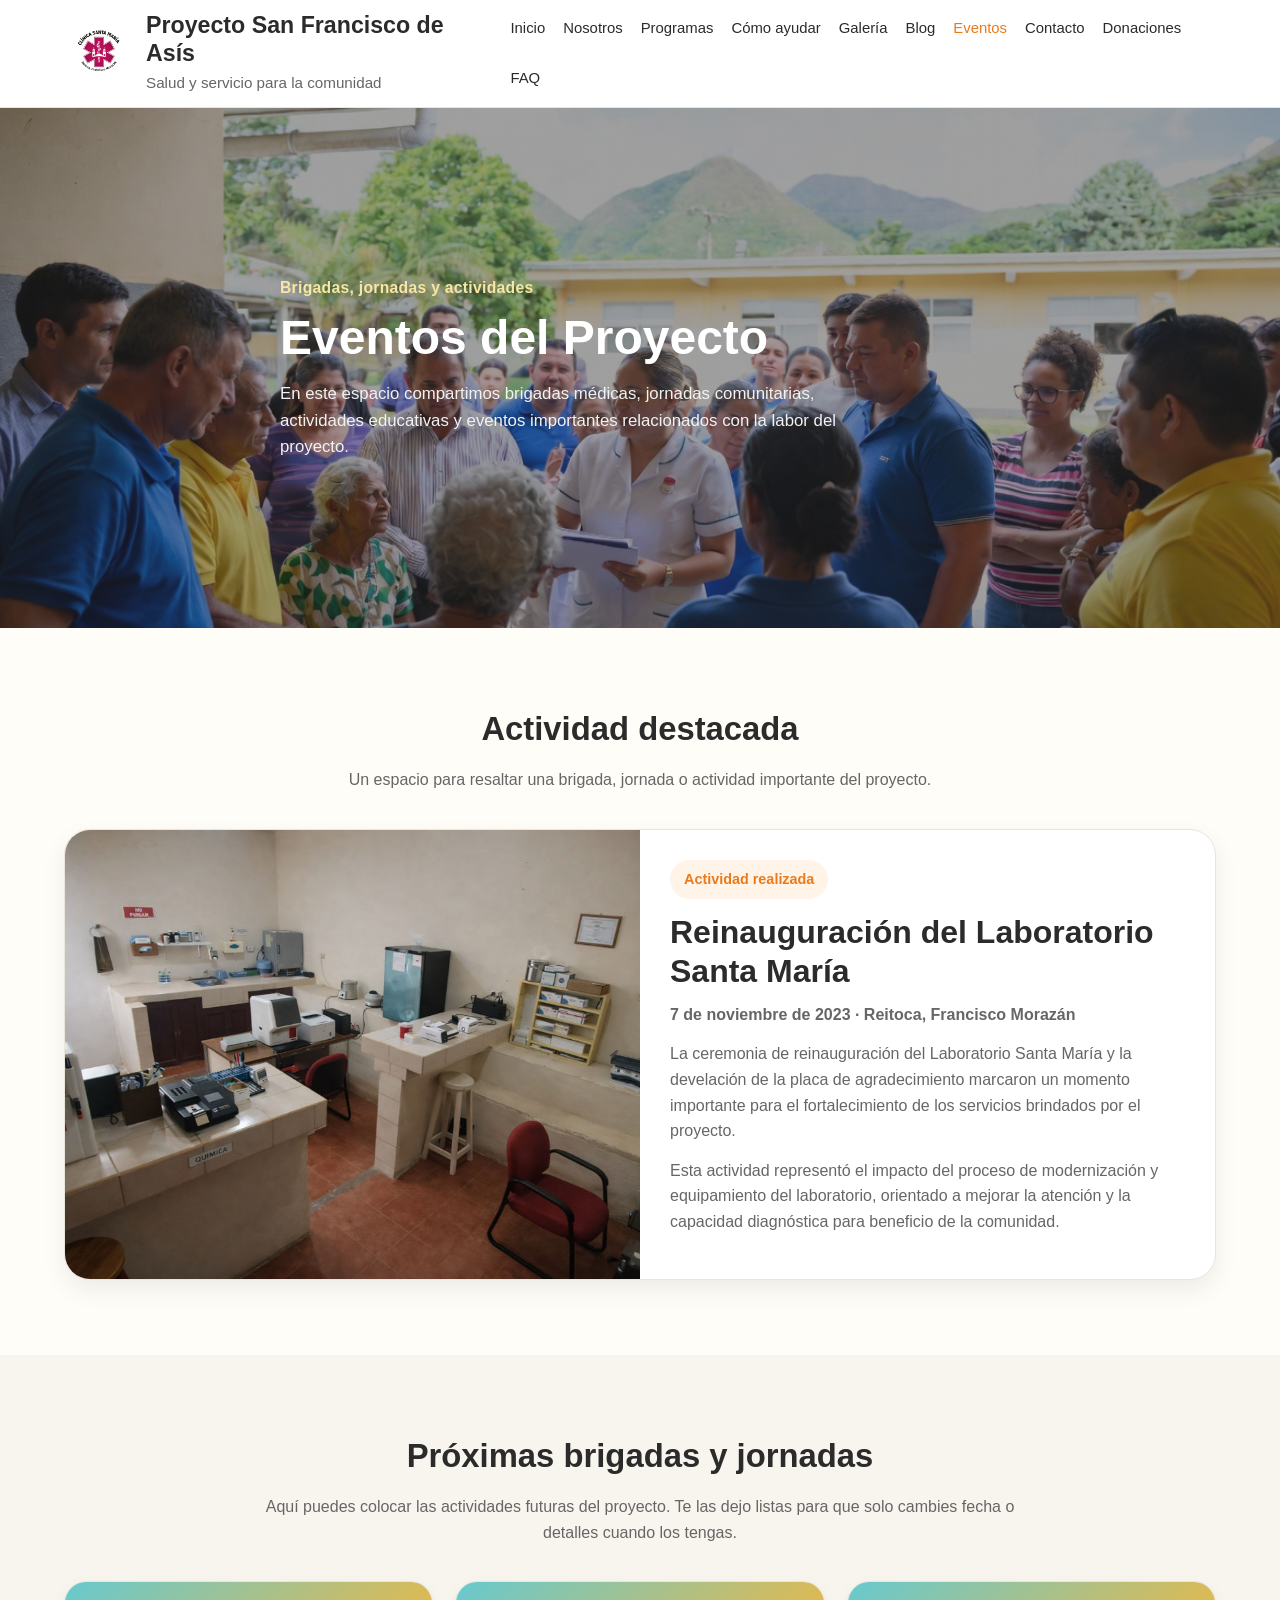
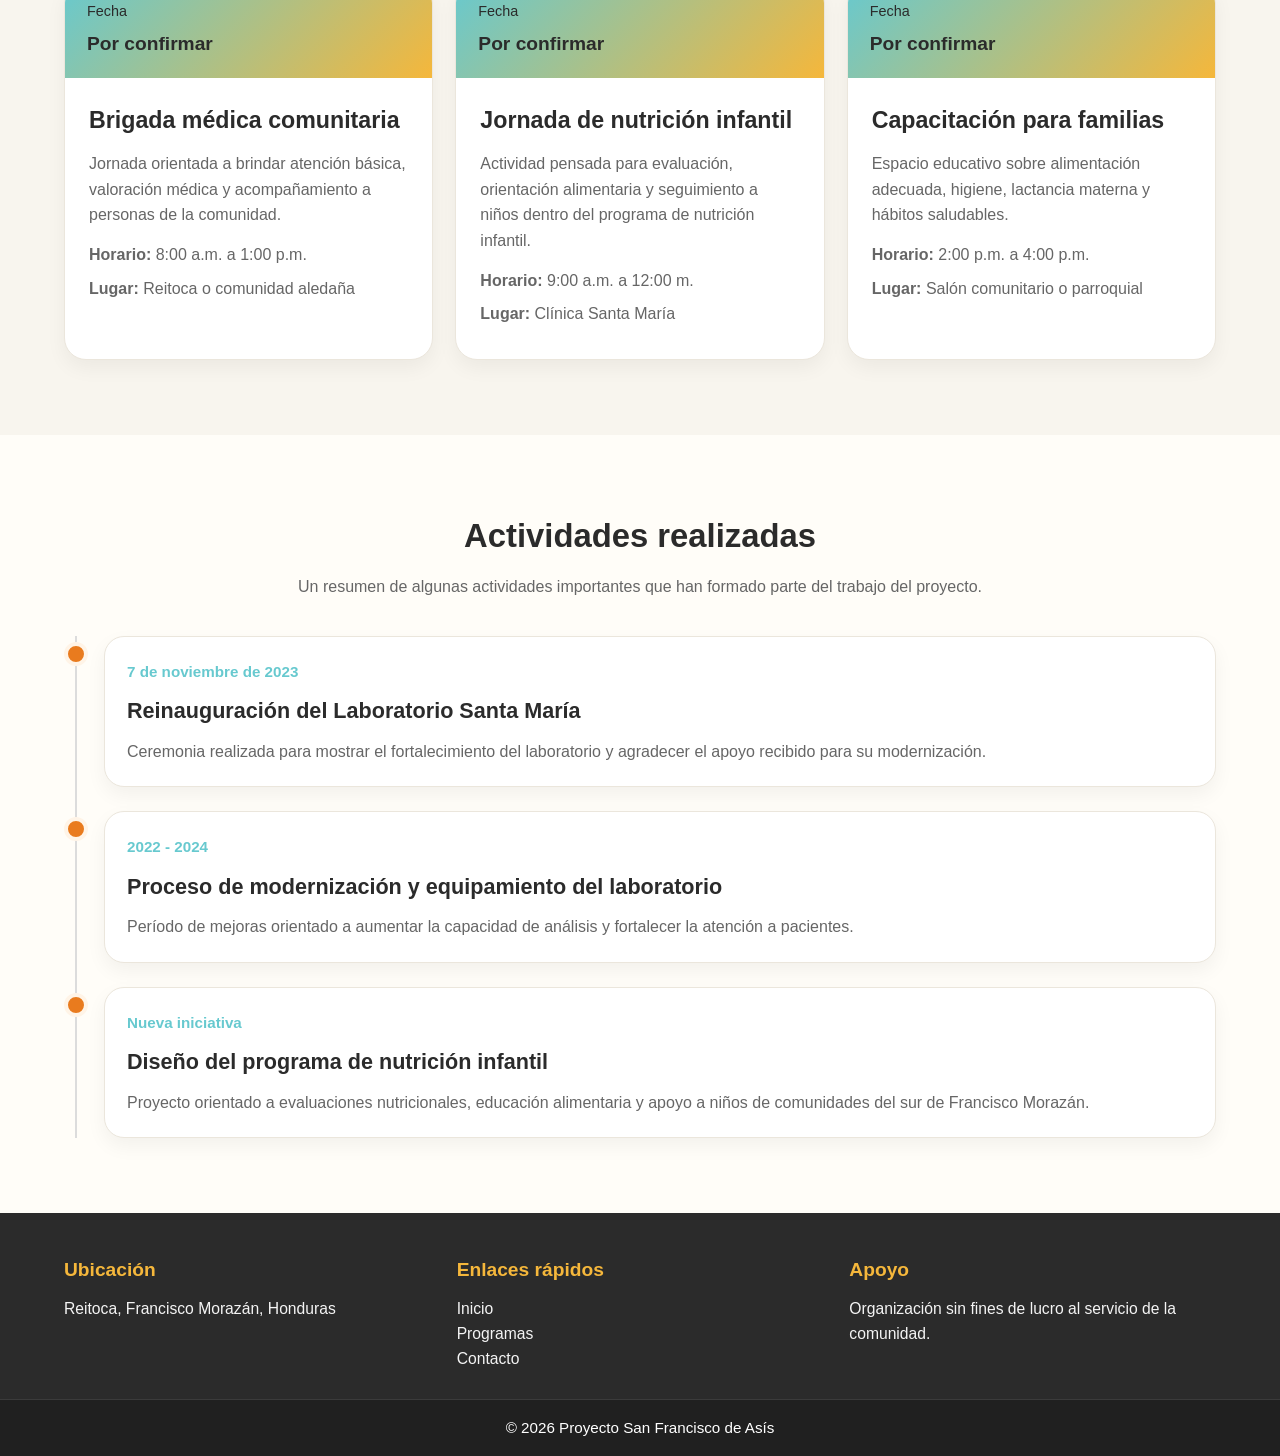
<file: eventos.html>
<!DOCTYPE html>
<html lang="es">
<head>
    <meta charset="UTF-8" />
    <meta name="viewport" content="width=device-width, initial-scale=1.0" />
    <title>Proyecto San Francisco de Asís | Eventos</title>
    <meta name="description" content="Consulta brigadas médicas, jornadas y actividades del Proyecto San Francisco de Asís." />
    <link rel="stylesheet" href="estilos.css" />
    <script src="main.js"></script>
</head>
<body>

    <header class="encabezado">
        <div class="contenedor encabezado-contenido">
            <div class="marca">
                <img src="img/logo-proyecto.png" alt="Logo del Proyecto San Francisco de Asís" />
                <div class="marca-texto">
                    <h1>Proyecto San Francisco de Asís</h1>
                    <p>Salud y servicio para la comunidad</p>
                </div>
            </div>

            <button type="button" id="btnMenu" class="btn-menu">Menú</button>

            <nav id="menuPrincipal" class="menu-principal">
                <ul>
                    <li><a href="index.html">Inicio</a></li>
                    <li><a href="nosotros.html">Nosotros</a></li>
                    <li><a href="programas.html">Programas</a></li>
                    <li><a href="ayudar.html">Cómo ayudar</a></li>
                    <li><a href="galeria.html">Galería</a></li>
                    <li><a href="blog.html">Blog</a></li>
                    <li><a href="eventos.html" class="activo">Eventos</a></li>
                    <li><a href="contacto.html">Contacto</a></li>
                    <li><a href="donaciones.html">Donaciones</a></li>
                    <li><a href="faq.html">FAQ</a></li>
                </ul>
            </nav>
        </div>
    </header>

    <main>
        <section class="banner-eventos">
            <div class="banner-eventos-capa">
                <div class="contenedor banner-eventos-contenido">
                    <span class="banner-programas-etiqueta">Brigadas, jornadas y actividades</span>
                    <h2>Eventos del Proyecto</h2>
                    <p>
                        En este espacio compartimos brigadas médicas, jornadas comunitarias, actividades educativas y eventos importantes relacionados con la labor del proyecto.
                    </p>
                </div>
            </div>
        </section>

        <section class="seccion">
            <div class="contenedor">
                <div class="titulo-seccion">
                    <h2>Actividad destacada</h2>
                    <p>
                        Un espacio para resaltar una brigada, jornada o actividad importante del proyecto.
                    </p>
                </div>

                <article class="evento-destacado">
                    <div class="evento-destacado-imagen">
                        <img src="img/noticia-1.jpg" alt="Reinauguración del laboratorio del proyecto" />
                    </div>

                    <div class="evento-destacado-texto">
                        <span class="evento-chip">Actividad realizada</span>
                        <h3>Reinauguración del Laboratorio Santa María</h3>
                        <p class="evento-meta-grande">7 de noviembre de 2023 · Reitoca, Francisco Morazán</p>
                        <p>
                            La ceremonia de reinauguración del Laboratorio Santa María y la develación de la placa de agradecimiento marcaron un momento importante para el fortalecimiento de los servicios brindados por el proyecto.
                        </p>
                        <p>
                            Esta actividad representó el impacto del proceso de modernización y equipamiento del laboratorio, orientado a mejorar la atención y la capacidad diagnóstica para beneficio de la comunidad.
                        </p>
                    </div>
                </article>
            </div>
        </section>

        <section class="seccion fondo-suave">
            <div class="contenedor">
                <div class="titulo-seccion">
                    <h2>Próximas brigadas y jornadas</h2>
                    <p>
                        Aquí puedes colocar las actividades futuras del proyecto. Te las dejo listas para que solo cambies fecha o detalles cuando los tengas.
                    </p>
                </div>

                <div class="agenda-grid">
                    <article class="agenda-card">
                        <div class="agenda-card-fecha">
                            <span>Fecha</span>
                            <strong>Por confirmar</strong>
                        </div>
                        <div class="agenda-card-texto">
                            <h3>Brigada médica comunitaria</h3>
                            <p>
                                Jornada orientada a brindar atención básica, valoración médica y acompañamiento a personas de la comunidad.
                            </p>
                            <ul>
                                <li><strong>Horario:</strong> 8:00 a.m. a 1:00 p.m.</li>
                                <li><strong>Lugar:</strong> Reitoca o comunidad aledaña</li>
                            </ul>
                        </div>
                    </article>

                    <article class="agenda-card">
                        <div class="agenda-card-fecha">
                            <span>Fecha</span>
                            <strong>Por confirmar</strong>
                        </div>
                        <div class="agenda-card-texto">
                            <h3>Jornada de nutrición infantil</h3>
                            <p>
                                Actividad pensada para evaluación, orientación alimentaria y seguimiento a niños dentro del programa de nutrición infantil.
                            </p>
                            <ul>
                                <li><strong>Horario:</strong> 9:00 a.m. a 12:00 m.</li>
                                <li><strong>Lugar:</strong> Clínica Santa María</li>
                            </ul>
                        </div>
                    </article>

                    <article class="agenda-card">
                        <div class="agenda-card-fecha">
                            <span>Fecha</span>
                            <strong>Por confirmar</strong>
                        </div>
                        <div class="agenda-card-texto">
                            <h3>Capacitación para familias</h3>
                            <p>
                                Espacio educativo sobre alimentación adecuada, higiene, lactancia materna y hábitos saludables.
                            </p>
                            <ul>
                                <li><strong>Horario:</strong> 2:00 p.m. a 4:00 p.m.</li>
                                <li><strong>Lugar:</strong> Salón comunitario o parroquial</li>
                            </ul>
                        </div>
                    </article>
                </div>
            </div>
        </section>

        <section class="seccion">
            <div class="contenedor">
                <div class="titulo-seccion">
                    <h2>Actividades realizadas</h2>
                    <p>
                        Un resumen de algunas actividades importantes que han formado parte del trabajo del proyecto.
                    </p>
                </div>

                <div class="linea-eventos">
                    <article class="linea-item">
                        <div class="linea-punto"></div>
                        <div class="linea-contenido">
                            <span class="linea-fecha">7 de noviembre de 2023</span>
                            <h3>Reinauguración del Laboratorio Santa María</h3>
                            <p>
                                Ceremonia realizada para mostrar el fortalecimiento del laboratorio y agradecer el apoyo recibido para su modernización.
                            </p>
                        </div>
                    </article>

                    <article class="linea-item">
                        <div class="linea-punto"></div>
                        <div class="linea-contenido">
                            <span class="linea-fecha">2022 - 2024</span>
                            <h3>Proceso de modernización y equipamiento del laboratorio</h3>
                            <p>
                                Período de mejoras orientado a aumentar la capacidad de análisis y fortalecer la atención a pacientes.
                            </p>
                        </div>
                    </article>

                    <article class="linea-item">
                        <div class="linea-punto"></div>
                        <div class="linea-contenido">
                            <span class="linea-fecha">Nueva iniciativa</span>
                            <h3>Diseño del programa de nutrición infantil</h3>
                            <p>
                                Proyecto orientado a evaluaciones nutricionales, educación alimentaria y apoyo a niños de comunidades del sur de Francisco Morazán.
                            </p>
                        </div>
                    </article>
                </div>
            </div>
        </section>
    </main>

    <footer class="pie-pagina">
        <div class="contenedor pie-contenido">
            <div>
                <h3>Ubicación</h3>
                <p>Reitoca, Francisco Morazán, Honduras</p>
            </div>

            <div>
                <h3>Enlaces rápidos</h3>
                <ul>
                    <li><a href="index.html">Inicio</a></li>
                    <li><a href="programas.html">Programas</a></li>
                    <li><a href="contacto.html">Contacto</a></li>
                </ul>
            </div>

            <div>
                <h3>Apoyo</h3>
                <p>Organización sin fines de lucro al servicio de la comunidad.</p>
            </div>
        </div>

        <div class="copy">
            <p>&copy; 2026 Proyecto San Francisco de Asís</p>
        </div>
    </footer>
</body>
</html>
</file>
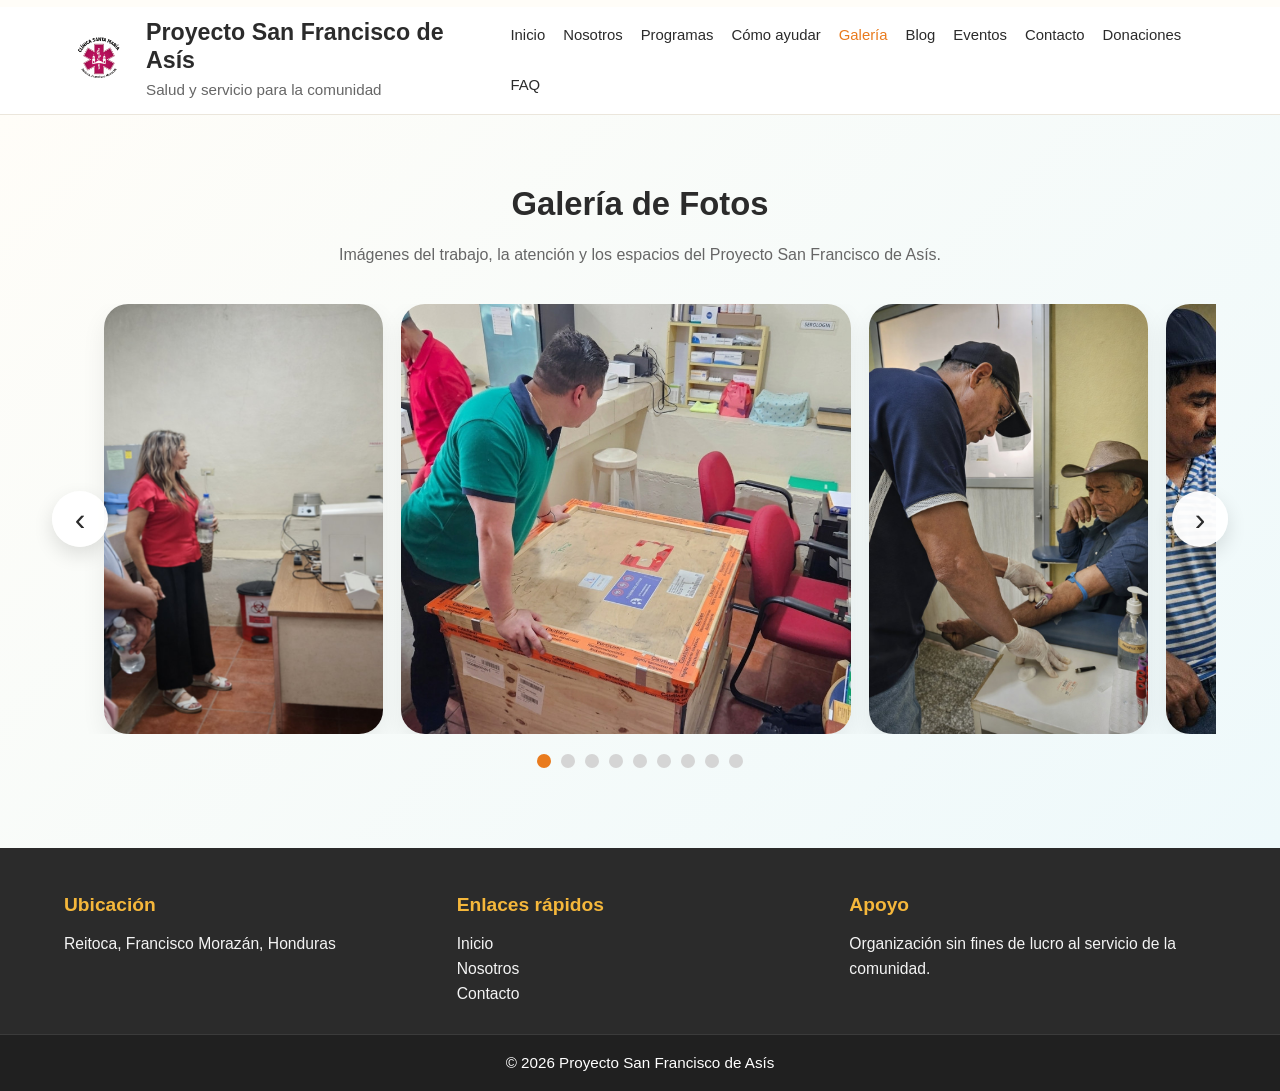
<file: galeria.html>
<!DOCTYPE html>
<html lang="es">
<head>
    <meta charset="UTF-8" />
    <meta name="viewport" content="width=device-width, initial-scale=1.0" />
    <title>Proyecto San Francisco de Asís | Galería</title>
    <meta name="description" content="Galería de imágenes del Proyecto San Francisco de Asís." />
    <link rel="stylesheet" href="estilos.css" />
    <script src="main.js"></script>
</head>
<body>

    <header class="encabezado">
        <div class="contenedor encabezado-contenido">
            <div class="marca">
                <img src="img/logo-proyecto.png" alt="Logo del Proyecto San Francisco de Asís" />
                <div class="marca-texto">
                    <h1>Proyecto San Francisco de Asís</h1>
                    <p>Salud y servicio para la comunidad</p>
                </div>
            </div>

            <button type="button" id="btnMenu" class="btn-menu">Menú</button>

            <nav id="menuPrincipal" class="menu-principal">
                <ul>
                    <li><a href="index.html">Inicio</a></li>
                    <li><a href="nosotros.html">Nosotros</a></li>
                    <li><a href="programas.html">Programas</a></li>
                    <li><a href="ayudar.html">Cómo ayudar</a></li>
                    <li><a href="galeria.html" class="activo">Galería</a></li>
                    <li><a href="blog.html">Blog</a></li>
                    <li><a href="eventos.html">Eventos</a></li>
                    <li><a href="contacto.html">Contacto</a></li>
                    <li><a href="donaciones.html">Donaciones</a></li>
                    <li><a href="faq.html">FAQ</a></li>
                </ul>
            </nav>
        </div>
    </header>

    <main>
        <section class="galeria-simple">
            <div class="contenedor">
                <div class="titulo-seccion">
                    <h2>Galería de Fotos</h2>
                    <p>
                        Imágenes del trabajo, la atención y los espacios del Proyecto San Francisco de Asís.
                    </p>
                </div>

                <div class="carrusel-galeria" id="carruselGaleria">
                    <button type="button" class="carrusel-boton carrusel-boton-izq" id="btnAnterior">‹</button>

                    <div class="franja-visor" id="franjaVisor">
                        <div class="franja-track" id="franjaTrack">

                            <article class="franja-item vertical">
                                <img src="img/img1.jpeg" alt="Atención médica a paciente" />
                            </article>

                            <article class="franja-item horizontal">
                                <img src="img/img2.jpeg" alt="Consulta médica en escritorio" />
                            </article>

                            <article class="franja-item vertical">
                                <img src="img/img3.jpeg" alt="Toma de muestra en laboratorio" />
                            </article>

                            <article class="franja-item vertical">
                                <img src="img/img4.jpeg" alt="Atención clínica a paciente" />
                            </article>

                            <article class="franja-item vertical">
                                <img src="img/img5.jpeg" alt="Trabajo en laboratorio con microscopio" />
                            </article>

                            <article class="franja-item horizontal">
                                <img src="img/img7.jpeg" alt="Instalaciones del laboratorio" />
                            </article>

                            <article class="franja-item horizontal">
                                <img src="img/img8.jpeg" alt="Modernización del laboratorio" />
                            </article>

                            <article class="franja-item vertical">
                                <img src="img/programa-clinica.jpeg" alt="Espacio clínico del proyecto" />
                            </article>

                            <article class="franja-item horizontal">
                                <img src="img/nutri.jpeg" alt="Modernización del laboratorio" />
                            </article>

                        </div>
                    </div>

                    <button type="button" class="carrusel-boton carrusel-boton-der" id="btnSiguiente">›</button>
                </div>

                <div class="carrusel-indicadores" id="carruselIndicadores"></div>
            </div>
        </section>
    </main>

    <footer class="pie-pagina">
        <div class="contenedor pie-contenido">
            <div>
                <h3>Ubicación</h3>
                <p>Reitoca, Francisco Morazán, Honduras</p>
            </div>

            <div>
                <h3>Enlaces rápidos</h3>
                <ul>
                    <li><a href="index.html">Inicio</a></li>
                    <li><a href="nosotros.html">Nosotros</a></li>
                    <li><a href="contacto.html">Contacto</a></li>
                </ul>
            </div>

            <div>
                <h3>Apoyo</h3>
                <p>Organización sin fines de lucro al servicio de la comunidad.</p>
            </div>
        </div>

        <div class="copy">
            <p>&copy; 2026 Proyecto San Francisco de Asís</p>
        </div>
    </footer>
</body>
</html>
</file>
<file: estilos.css>
* {
    box-sizing: border-box;
    margin: 0;
    padding: 0;
}

:root {
    --color-turquesa: #67c9cf;
    --color-mostaza: #f5b73b;
    --color-crema: #f8e6a3;
    --color-naranja: #e97b1e;
    --color-oscuro: #2b2b2b;
    --color-fondo: #fffdf8;
    --color-fondo-suave: #f8f5ee;
    --color-blanco: #ffffff;
    --color-texto-suave: #666666;
    --borde-suave: #ebe6dc;
    --sombra-suave: 0 10px 25px rgba(0, 0, 0, 0.07);
    --sombra-tarjeta: 0 8px 20px rgba(0, 0, 0, 0.05);
    --radio-grande: 26px;
    --radio-mediano: 20px;
    --radio-pequeno: 14px;
}

body {
    font-family: Arial, Helvetica, sans-serif;
    background-color: var(--color-fondo);
    color: var(--color-oscuro);
    line-height: 1.6;
}

img {
    max-width: 100%;
    display: block;
}

a {
    text-decoration: none;
}

ul {
    list-style: none;
}

.contenedor {
    width: 90%;
    max-width: 1180px;
    margin: 0 auto;
}

/* ENCABEZADO */
.encabezado {
    background-color: rgba(255, 255, 255, 0.96);
    border-bottom: 1px solid var(--borde-suave);
    position: sticky;
    top: 0;
    z-index: 1000;
}

.encabezado-contenido {
    padding: 14px 0;
}

.marca {
    display: flex;
    align-items: center;
    gap: 12px;
}

.marca img {
    width: 70px;
    height: 70px;
    object-fit: contain;
    border-radius: 12px;
}

.marca-texto h1 {
    font-size: 1.45rem;
    color: var(--color-oscuro);
    line-height: 1.2;
    margin-bottom: 3px;
}

.marca-texto p {
    font-size: 0.95rem;
    color: var(--color-texto-suave);
}

.btn-menu {
    margin-top: 12px;
    border: none;
    background-color: var(--color-turquesa);
    color: var(--color-blanco);
    padding: 10px 16px;
    border-radius: 12px;
    font-weight: bold;
    cursor: pointer;
}

.menu-principal {
    display: none;
    margin-top: 14px;
}

.menu-principal.mostrar {
    display: block;
}

.menu-principal ul {
    display: flex;
    flex-direction: column;
    gap: 8px;
}

.menu-principal a {
    color: var(--color-oscuro);
    font-size: 0.95rem;
    padding: 5px 0;
    display: inline-block;
    transition: 0.3s ease;
}

.menu-principal a:hover,
.menu-principal a.activo {
    color: var(--color-naranja);
}

/* HERO */
.hero {
    padding: 65px 0 75px 0;
    background: linear-gradient(135deg, var(--color-fondo) 0%, #eef9fb 100%);
}

.hero-contenido {
    display: flex;
    flex-direction: column;
    gap: 32px;
    align-items: center;
}

.hero-texto {
    width: 100%;
}

.hero-etiqueta {
    display: inline-block;
    margin-bottom: 12px;
    color: var(--color-naranja);
    font-weight: bold;
    font-size: 0.98rem;
    letter-spacing: 0.3px;
}

.hero-texto h2 {
    font-size: 2.7rem;
    line-height: 1.12;
    color: var(--color-oscuro);
    margin-bottom: 18px;
    max-width: 580px;
}

.hero-texto p {
    color: var(--color-texto-suave);
    font-size: 1.05rem;
    max-width: 560px;
    margin-bottom: 24px;
}

.hero-botones {
    display: flex;
    flex-wrap: wrap;
    gap: 12px;
}

.hero-imagen {
    width: 100%;
    background-color: var(--color-blanco);
    border-radius: var(--radio-grande);
    overflow: hidden;
    box-shadow: var(--sombra-suave);
}

.hero-imagen img {
    width: 100%;
    height: 350px;
    object-fit: cover;
}

/* BOTONES */
.boton {
    display: inline-block;
    padding: 13px 22px;
    border-radius: 14px;
    font-weight: bold;
    font-size: 0.98rem;
    transition: 0.3s ease;
}

.boton-principal {
    background-color: var(--color-naranja);
    color: var(--color-blanco);
}

.boton-principal:hover {
    background-color: #d86e17;
}

.boton-secundario {
    background-color: var(--color-oscuro);
    color: var(--color-blanco);
}

.boton-secundario:hover {
    background-color: #1f1f1f;
}

/* SECCIONES */
.seccion {
    padding: 75px 0;
}

.fondo-suave {
    background-color: var(--color-fondo-suave);
}

.titulo-seccion {
    text-align: center;
    margin-bottom: 36px;
}

.titulo-seccion h2 {
    font-size: 2.05rem;
    color: var(--color-oscuro);
    margin-bottom: 12px;
}

.titulo-seccion p {
    color: var(--color-texto-suave);
    max-width: 760px;
    margin: 0 auto;
    font-size: 1rem;
}

/* TARJETAS DE NOTICIAS */
.tarjetas-noticias {
    display: grid;
    grid-template-columns: 1fr;
    gap: 24px;
}

.tarjeta-noticia {
    background-color: var(--color-blanco);
    border: 1px solid var(--borde-suave);
    border-radius: 22px;
    overflow: hidden;
    box-shadow: var(--sombra-tarjeta);
    transition: 0.3s ease;
}

.tarjeta-noticia:hover {
    transform: translateY(-4px);
}

.tarjeta-noticia img {
    width: 100%;
    height: 235px;
    object-fit: cover;
}

.tarjeta-noticia-texto {
    padding: 22px;
}

.tarjeta-noticia-texto h3 {
    font-size: 1.45rem;
    color: var(--color-oscuro);
    margin-bottom: 10px;
}

.tarjeta-noticia-texto p {
    color: var(--color-texto-suave);
    margin-bottom: 14px;
}

.tarjeta-noticia-texto a {
    color: var(--color-naranja);
    font-weight: bold;
}

/* LLAMADA A ACCION */
.llamada-accion {
    background: linear-gradient(135deg, var(--color-turquesa) 0%, var(--color-mostaza) 100%);
    color: var(--color-oscuro);
}

.llamada-accion-contenido {
    display: flex;
    flex-direction: column;
    gap: 20px;
}

.llamada-accion h2 {
    font-size: 2rem;
    margin-bottom: 8px;
}

.llamada-accion p {
    color: #3f3f3f;
    max-width: 650px;
}

/* PIE DE PAGINA */
.pie-pagina {
    background-color: var(--color-oscuro);
    color: var(--color-blanco);
    padding-top: 42px;
}

.pie-contenido {
    display: grid;
    grid-template-columns: 1fr;
    gap: 26px;
    padding-bottom: 28px;
}

.pie-contenido h3 {
    color: var(--color-mostaza);
    margin-bottom: 10px;
    font-size: 1.2rem;
}

.pie-contenido p,
.pie-contenido a,
.pie-contenido li {
    color: #f4f4f4;
    font-size: 0.98rem;
}

.copy {
    border-top: 1px solid rgba(255, 255, 255, 0.12);
    text-align: center;
    padding: 16px;
    background-color: #202020;
    font-size: 0.95rem;
}

/* FORMULARIOS PARA OTRAS PAGINAS */
.panel-formulario {
    background-color: var(--color-blanco);
    border-radius: 24px;
    padding: 32px;
    box-shadow: var(--sombra-suave);
    border: 1px solid var(--borde-suave);
}

.grupo-formulario {
    margin-bottom: 18px;
}

.grupo-formulario label {
    display: block;
    margin-bottom: 8px;
    font-weight: bold;
    color: var(--color-oscuro);
}

.grupo-formulario input,
.grupo-formulario select,
.grupo-formulario textarea {
    width: 100%;
    padding: 14px 16px;
    border: 1px solid #e3dfd6;
    border-radius: 14px;
    background-color: #fcfbf7;
    font-size: 1rem;
    outline: none;
}

.grupo-formulario textarea {
    min-height: 140px;
    resize: vertical;
}

.grupo-formulario input:focus,
.grupo-formulario select:focus,
.grupo-formulario textarea:focus {
    border-color: var(--color-turquesa);
    background-color: var(--color-blanco);
}

.error {
    border-color: #c62828 !important;
    background-color: #fff3f3 !important;
}

/* RESPONSIVE */
@media (min-width: 768px) {
    .encabezado-contenido {
        display: flex;
        justify-content: space-between;
        align-items: center;
        gap: 20px;
        padding: 12px 0;
    }

    .btn-menu {
        display: none;
    }

    .menu-principal {
        display: block;
        margin-top: 0;
    }

    .menu-principal ul {
        flex-direction: row;
        flex-wrap: wrap;
        gap: 18px;
        align-items: center;
    }

    .menu-principal a {
        font-size: 0.93rem;
        padding: 4px 0;
    }

    .hero-contenido {
        flex-direction: row;
        justify-content: space-between;
        align-items: center;
    }

    .hero-texto,
    .hero-imagen {
        width: 48%;
    }

    .tarjetas-noticias {
        grid-template-columns: repeat(2, 1fr);
    }

    .llamada-accion-contenido {
        flex-direction: row;
        justify-content: space-between;
        align-items: center;
    }

    .pie-contenido {
        grid-template-columns: repeat(3, 1fr);
    }
}

/* PAGINA NOSOTROS */
.banner-interno {
    padding: 55px 0 65px 0;
    background: linear-gradient(135deg, #fffdf8 0%, #eef9fb 100%);
}

.banner-interno-contenido {
    display: flex;
    flex-direction: column;
    gap: 30px;
    align-items: center;
}

.banner-interno-texto {
    width: 100%;
}

.banner-etiqueta {
    display: inline-block;
    margin-bottom: 12px;
    color: var(--color-turquesa);
    font-weight: bold;
    font-size: 0.98rem;
}

.banner-interno-texto h2 {
    font-size: 2.5rem;
    color: var(--color-oscuro);
    margin-bottom: 16px;
}

.banner-interno-texto p {
    max-width: 560px;
    color: var(--color-texto-suave);
    font-size: 1.05rem;
}

.banner-interno-imagen {
    width: 100%;
    background-color: var(--color-blanco);
    border-radius: var(--radio-grande);
    overflow: hidden;
    box-shadow: var(--sombra-suave);
}

.banner-interno-imagen img {
    width: 100%;
    height: 360px;
    object-fit: cover;
}

.bloque-info {
    display: flex;
    flex-direction: column;
    gap: 30px;
    align-items: center;
}

.bloque-info-imagen,
.bloque-info-texto {
    width: 100%;
}

.bloque-info-imagen {
    background-color: var(--color-blanco);
    border-radius: var(--radio-grande);
    overflow: hidden;
    box-shadow: var(--sombra-suave);
}

.bloque-info-imagen img {
    width: 100%;
    height: 380px;
    object-fit: cover;
}

.subtitulo-seccion {
    display: inline-block;
    margin-bottom: 10px;
    color: var(--color-naranja);
    font-weight: bold;
}

.bloque-info-texto h2 {
    font-size: 2.2rem;
    color: var(--color-oscuro);
    margin-bottom: 16px;
    line-height: 1.2;
}

.bloque-info-texto p {
    color: var(--color-texto-suave);
    margin-bottom: 14px;
    font-size: 1rem;
}

.mision-vision-grid {
    display: grid;
    grid-template-columns: 1fr;
    gap: 24px;
}

.info-card {
    background-color: var(--color-blanco);
    border: 1px solid var(--borde-suave);
    border-radius: 22px;
    padding: 28px;
    box-shadow: var(--sombra-tarjeta);
}

.info-card h3 {
    font-size: 1.5rem;
    color: var(--color-naranja);
    margin-bottom: 12px;
}

.info-card p {
    color: var(--color-texto-suave);
}

.valores-grid {
    display: grid;
    grid-template-columns: 1fr;
    gap: 20px;
}

.valor-card {
    background-color: var(--color-blanco);
    border: 1px solid var(--borde-suave);
    border-radius: 20px;
    padding: 24px;
    box-shadow: var(--sombra-tarjeta);
    text-align: center;
}

.valor-card h3 {
    color: var(--color-oscuro);
    margin-bottom: 10px;
    font-size: 1.3rem;
}

.valor-card p {
    color: var(--color-texto-suave);
}

.equipo-grid {
    display: grid;
    grid-template-columns: 1fr;
    gap: 24px;
}

.miembro-card {
    background-color: var(--color-blanco);
    border: 1px solid var(--borde-suave);
    border-radius: 22px;
    overflow: hidden;
    box-shadow: var(--sombra-tarjeta);
}

.miembro-card img {
    width: 100%;
    height: 390px;
    object-fit: cover;
}

.miembro-card-texto {
    padding: 20px;
    text-align: center;
}

.miembro-card-texto h3 {
    color: var(--color-oscuro);
    margin-bottom: 6px;
    font-size: 1.25rem;
}

.miembro-card-texto p {
    color: var(--color-texto-suave);
}

@media (min-width: 768px) {
    .banner-interno-contenido {
        flex-direction: row;
        justify-content: space-between;
        align-items: center;
    }

    .banner-interno-texto,
    .banner-interno-imagen {
        width: 48%;
    }

    .bloque-info {
        flex-direction: row;
        justify-content: space-between;
        align-items: center;
    }

    .bloque-info-imagen,
    .bloque-info-texto {
        width: 48%;
    }

    .mision-vision-grid {
        grid-template-columns: repeat(2, 1fr);
    }

    .valores-grid {
        grid-template-columns: repeat(4, 1fr);
    }

    .equipo-grid {
        grid-template-columns: repeat(4, 1fr);
    }
}

/* PAGINA PROGRAMAS */
.banner-programas {
    background-image: linear-gradient(rgba(43, 43, 43, 0.45), rgba(43, 43, 43, 0.45)), url("img/programas-banner.jpeg");
    background-size: cover;
    background-position: center;
    background-repeat: no-repeat;
    min-height: 420px;
    display: flex;
    align-items: center;
}

.banner-programas-capa {
    width: 100%;
    padding: 70px 0;
}

.banner-programas-contenido {
    color: var(--color-blanco);
    max-width: 700px;
}

.banner-programas-etiqueta {
    display: inline-block;
    margin-bottom: 12px;
    color: var(--color-crema);
    font-weight: bold;
    font-size: 0.98rem;
    letter-spacing: 0.3px;
}

.banner-programas-contenido h2 {
    font-size: 3rem;
    line-height: 1.1;
    margin-bottom: 16px;
}

.banner-programas-contenido p {
    font-size: 1.05rem;
    max-width: 620px;
    color: #f2f2f2;
}

.programa-fila {
    display: flex;
    flex-direction: column;
    gap: 0;
    background-color: var(--color-blanco);
    border: 1px solid var(--borde-suave);
    border-radius: 24px;
    overflow: hidden;
    box-shadow: var(--sombra-tarjeta);
    margin-bottom: 28px;
}

.programa-fila-imagen,
.programa-fila-texto {
    width: 100%;
}

.programa-fila-imagen img {
    width: 100%;
    height: 320px;
    object-fit: cover;
}

.programa-fila-texto {
    padding: 28px;
}

.programa-etiqueta {
    display: inline-block;
    margin-bottom: 10px;
    color: var(--color-turquesa);
    font-weight: bold;
    font-size: 0.95rem;
}

.programa-fila-texto h3 {
    font-size: 1.8rem;
    color: var(--color-oscuro);
    margin-bottom: 12px;
}

.programa-fila-texto p {
    color: var(--color-texto-suave);
    margin-bottom: 14px;
}

.lista-programa {
    padding-left: 18px;
    list-style: disc;
}

.lista-programa li {
    color: var(--color-texto-suave);
    margin-bottom: 6px;
}

.apoyo-grid {
    display: grid;
    grid-template-columns: 1fr;
    gap: 20px;
}

.apoyo-card {
    background-color: var(--color-blanco);
    border: 1px solid var(--borde-suave);
    border-radius: 20px;
    padding: 24px;
    box-shadow: var(--sombra-tarjeta);
    text-align: center;
}

.apoyo-card h3 {
    color: var(--color-naranja);
    margin-bottom: 10px;
    font-size: 1.3rem;
}

.apoyo-card p {
    color: var(--color-texto-suave);
}

.bloque-servicios {
    display: flex;
    flex-direction: column;
    gap: 30px;
    align-items: center;
}

.bloque-servicios-texto,
.bloque-servicios-imagen {
    width: 100%;
}

.bloque-servicios-texto h2 {
    font-size: 2.2rem;
    color: var(--color-oscuro);
    margin-bottom: 16px;
    line-height: 1.2;
}

.bloque-servicios-texto p {
    color: var(--color-texto-suave);
    margin-bottom: 14px;
}

.bloque-servicios-imagen {
    background-color: var(--color-blanco);
    border-radius: var(--radio-grande);
    overflow: hidden;
    box-shadow: var(--sombra-suave);
}

.bloque-servicios-imagen img {
    width: 100%;
    height: 440px;
    object-fit: cover;
}

@media (min-width: 768px) {
    .banner-programas {
        min-height: 500px;
    }

    .programa-fila {
        flex-direction: row;
        align-items: stretch;
    }

    .programa-fila.invertido {
        flex-direction: row-reverse;
    }

    .programa-fila-imagen,
    .programa-fila-texto {
        width: 50%;
    }

    .programa-fila-imagen img {
        height: 100%;
        min-height: 360px;
    }

    .apoyo-grid {
        grid-template-columns: repeat(4, 1fr);
    }

    .bloque-servicios {
        flex-direction: row;
        justify-content: space-between;
        align-items: center;
    }

    .bloque-servicios-texto,
    .bloque-servicios-imagen {
        width: 48%;
    }
}

/* PAGINA AYUDAR */
.banner-ayudar {
    background-image: linear-gradient(rgba(43, 43, 43, 0.45), rgba(43, 43, 43, 0.45)), url("img/heli2.png");
    background-size: cover;
    background-position: center;
    background-repeat: no-repeat;
    min-height: 420px;
    display: flex;
    align-items: center;
}

.banner-ayudar-capa {
    width: 100%;
    padding: 70px 0;
}

.banner-ayudar-contenido {
    color: var(--color-blanco);
    max-width: 700px;
}

.banner-ayudar-contenido h2 {
    font-size: 3rem;
    line-height: 1.1;
    margin-bottom: 16px;
}

.banner-ayudar-contenido p {
    font-size: 1.05rem;
    max-width: 620px;
    color: #f2f2f2;
}

.ayuda-grid {
    display: grid;
    grid-template-columns: 1fr;
    gap: 22px;
}

.ayuda-card {
    background-color: var(--color-blanco);
    border: 1px solid var(--borde-suave);
    border-radius: 22px;
    padding: 26px;
    box-shadow: var(--sombra-tarjeta);
    transition: 0.3s ease;
}

.ayuda-card:hover {
    transform: translateY(-4px);
}

.ayuda-icono {
    font-size: 2rem;
    margin-bottom: 14px;
}

.ayuda-card h3 {
    color: var(--color-oscuro);
    margin-bottom: 10px;
    font-size: 1.45rem;
}

.ayuda-card p {
    color: var(--color-texto-suave);
    margin-bottom: 14px;
}

.ayuda-card a {
    color: var(--color-naranja);
    font-weight: bold;
}

.pasos-grid {
    display: grid;
    grid-template-columns: 1fr;
    gap: 20px;
}

.paso-card {
    background-color: var(--color-blanco);
    border: 1px solid var(--borde-suave);
    border-radius: 20px;
    padding: 24px;
    box-shadow: var(--sombra-tarjeta);
    text-align: center;
}

.paso-numero {
    display: inline-flex;
    width: 46px;
    height: 46px;
    border-radius: 50%;
    align-items: center;
    justify-content: center;
    background-color: var(--color-turquesa);
    color: var(--color-blanco);
    font-weight: bold;
    margin-bottom: 14px;
}

.paso-card h3 {
    color: var(--color-oscuro);
    margin-bottom: 10px;
    font-size: 1.25rem;
}

.paso-card p {
    color: var(--color-texto-suave);
}

.voluntariado-seccion {
    display: flex;
    flex-direction: column;
    gap: 30px;
    align-items: flex-start;
}

.voluntariado-info,
.panel-formulario {
    width: 100%;
}

.voluntariado-info h2 {
    font-size: 2.2rem;
    color: var(--color-oscuro);
    margin-bottom: 16px;
    line-height: 1.2;
}

.voluntariado-info p {
    color: var(--color-texto-suave);
    margin-bottom: 14px;
}

.voluntariado-lista p {
    color: var(--color-oscuro);
    margin-bottom: 8px;
    font-weight: bold;
}

.titulo-formulario {
    font-size: 2rem;
    color: var(--color-oscuro);
    margin-bottom: 20px;
    line-height: 1.2;
}

.fila-formulario {
    display: grid;
    grid-template-columns: 1fr;
    gap: 18px;
}

.boton-formulario {
    border: none;
    cursor: pointer;
}

.mensaje-formulario {
    margin-top: 10px;
    font-weight: bold;
    color: var(--color-principal);
}

@media (min-width: 768px) {
    .banner-ayudar {
        min-height: 500px;
    }

    .ayuda-grid {
        grid-template-columns: repeat(3, 1fr);
    }

    .pasos-grid {
        grid-template-columns: repeat(3, 1fr);
    }

    .voluntariado-seccion {
        flex-direction: row;
        justify-content: space-between;
        align-items: flex-start;
    }

    .voluntariado-info,
    .panel-formulario {
        width: 48%;
    }

    .fila-formulario {
        grid-template-columns: repeat(2, 1fr);
    }
}

/* PAGINA GALERIA */
.galeria-simple {
    padding: 70px 0 80px 0;
    background: linear-gradient(135deg, var(--color-fondo) 0%, #eef9fb 100%);
}

.carrusel-galeria {
    position: relative;
    max-width: 1200px;
    margin: 0 auto;
}

.franja-visor {
    overflow-x: auto;
    overflow-y: hidden;
    scroll-behavior: smooth;
    scrollbar-width: none;
    -ms-overflow-style: none;
}

.franja-visor::-webkit-scrollbar {
    display: none;
}

.franja-track {
    display: flex;
    gap: 18px;
    align-items: center;
    padding: 0 40px;
}

.franja-item {
    flex: 0 0 auto;
    height: 430px;
    overflow: hidden;
    border-radius: 24px;
    box-shadow: var(--sombra-suave);
    background-color: var(--color-blanco);
}

.franja-item img {
    width: 100%;
    height: 100%;
    display: block;
    object-fit: cover;
    object-position: center;
}

.franja-item.vertical {
    width: 26%;
}

.franja-item.horizontal {
    width: 42%;
}

.franja-item.cuadrada {
    width: 32%;
}

.franja-item.vertical img {
    object-position: center top;
}

/* BOTONES */
.carrusel-boton {
    position: absolute;
    top: 50%;
    transform: translateY(-50%);
    width: 56px;
    height: 56px;
    border: none;
    border-radius: 50%;
    background-color: rgba(255, 255, 255, 0.96);
    color: var(--color-oscuro);
    font-size: 2rem;
    cursor: pointer;
    z-index: 20;
    box-shadow: 0 8px 20px rgba(0, 0, 0, 0.12);
}

.carrusel-boton-izq {
    left: -12px;
}

.carrusel-boton-der {
    right: -12px;
}

.carrusel-boton:hover {
    background-color: var(--color-naranja);
    color: var(--color-blanco);
}

/* INDICADORES */
.carrusel-indicadores {
    display: flex;
    justify-content: center;
    gap: 10px;
    margin-top: 20px;
}

.indicador {
    width: 14px;
    height: 14px;
    border-radius: 50%;
    background-color: #d5d5d5;
    display: inline-block;
    cursor: pointer;
}

.indicador.activo {
    background-color: var(--color-naranja);
}

/* TABLET */
@media (max-width: 1023px) and (min-width: 768px) {
    .franja-item {
        height: 360px;
    }

    .franja-item.vertical {
        width: 38%;
    }

    .franja-item.horizontal {
        width: 58%;
    }

    .franja-item.cuadrada {
        width: 46%;
    }
}

/* MOVIL */
@media (max-width: 767px) {
    .franja-track {
        gap: 12px;
        padding: 0 12px;
    }

    .franja-item {
        width: 86% !important;
        height: 300px;
        border-radius: 18px;
    }

    .carrusel-boton {
        width: 42px;
        height: 42px;
        font-size: 1.6rem;
    }

    .carrusel-boton-izq {
        left: 6px;
    }

    .carrusel-boton-der {
        right: 6px;
    }
}

/* PAGINA BLOG */
.banner-blog {
    background-image: linear-gradient(rgba(43, 43, 43, 0.45), rgba(43, 43, 43, 0.45)), url("img/bannerblog.jpeg");
    background-size: cover;
    background-position: center;
    background-repeat: no-repeat;
    min-height: 420px;
    display: flex;
    align-items: center;
}

.banner-blog-capa {
    width: 100%;
    padding: 80px 0;
}

.banner-blog-contenido {
    color: var(--color-blanco);
    max-width: 720px;
}

.banner-blog-contenido h2 {
    font-size: 3rem;
    line-height: 1.1;
    margin-bottom: 16px;
}

.banner-blog-contenido p {
    font-size: 1.05rem;
    max-width: 620px;
    color: #f2f2f2;
}

/* DESTACADO */
.blog-destacado {
    display: flex;
    flex-direction: column;
    background-color: var(--color-blanco);
    border: 1px solid var(--borde-suave);
    border-radius: 26px;
    overflow: hidden;
    box-shadow: var(--sombra-suave);
}

.blog-destacado-imagen,
.blog-destacado-texto {
    width: 100%;
}

.blog-destacado-imagen img {
    width: 100%;
    height: 360px;
    object-fit: cover;
    display: block;
}

.blog-destacado-texto {
    padding: 30px;
}

.blog-fecha {
    display: inline-block;
    color: var(--color-turquesa);
    font-weight: bold;
    margin-bottom: 10px;
    font-size: 0.95rem;
}

.blog-destacado-texto h2 {
    font-size: 2.1rem;
    color: var(--color-oscuro);
    margin-bottom: 14px;
    line-height: 1.2;
}

.blog-destacado-texto p {
    color: var(--color-texto-suave);
    margin-bottom: 16px;
    font-size: 1rem;
}

.blog-destacado-texto a {
    color: var(--color-naranja);
    font-weight: bold;
    font-size: 1rem;
}

/* TARJETAS */
.blog-grid {
    display: grid;
    grid-template-columns: 1fr;
    gap: 24px;
}

.blog-card {
    background-color: var(--color-blanco);
    border: 1px solid var(--borde-suave);
    border-radius: 22px;
    overflow: hidden;
    box-shadow: var(--sombra-tarjeta);
    transition: transform 0.3s ease, box-shadow 0.3s ease;
}

.blog-card:hover {
    transform: translateY(-5px);
    box-shadow: 0 14px 30px rgba(0, 0, 0, 0.08);
}

.blog-card img {
    width: 100%;
    height: 240px;
    object-fit: cover;
    display: block;
}

.blog-card-texto {
    padding: 22px;
}

.blog-card-texto h3 {
    font-size: 1.35rem;
    color: var(--color-oscuro);
    margin-bottom: 12px;
    line-height: 1.25;
}

.blog-card-texto p {
    color: var(--color-texto-suave);
    margin-bottom: 14px;
    font-size: 0.98rem;
}

.blog-card-texto a {
    color: var(--color-naranja);
    font-weight: bold;
    font-size: 0.98rem;
}

/* PAGINAS INTERNAS DEL BLOG */
.articulo-blog {
    padding: 70px 0;
    background-color: var(--color-fondo);
}

.articulo-contenedor {
    max-width: 920px;
}

.volver-blog {
    display: inline-block;
    margin-bottom: 24px;
    color: var(--color-naranja);
    font-weight: bold;
    font-size: 0.98rem;
}

.articulo-portada {
    border-radius: 26px;
    overflow: hidden;
    box-shadow: var(--sombra-suave);
    margin-bottom: 24px;
}

.articulo-portada img {
    width: 100%;
    height: 430px;
    object-fit: cover;
    display: block;
}

.articulo-meta {
    display: flex;
    flex-wrap: wrap;
    gap: 12px;
    margin-bottom: 18px;
    color: var(--color-turquesa);
    font-weight: bold;
    font-size: 0.95rem;
}

.articulo-blog h1 {
    font-size: 2.4rem;
    line-height: 1.2;
    color: var(--color-oscuro);
    margin-bottom: 20px;
}

.articulo-blog p {
    color: var(--color-texto-suave);
    margin-bottom: 16px;
    font-size: 1.05rem;
    line-height: 1.8;
}

/* RESPONSIVE */
@media (min-width: 768px) {
    .banner-blog {
        min-height: 520px;
    }

    .blog-destacado {
        flex-direction: row;
        align-items: stretch;
    }

    .blog-destacado-imagen,
    .blog-destacado-texto {
        width: 50%;
    }

    .blog-destacado-imagen img {
        height: 100%;
        min-height: 420px;
    }

    .blog-grid {
        grid-template-columns: repeat(3, 1fr);
    }
}

@media (max-width: 767px) {
    .banner-blog-contenido h2 {
        font-size: 2.2rem;
    }

    .blog-destacado-imagen img {
        height: 250px;
    }

    .blog-destacado-texto {
        padding: 22px;
    }

    .blog-destacado-texto h2 {
        font-size: 1.7rem;
    }

    .blog-card img {
        height: 220px;
    }

    .articulo-portada img {
        height: 220px;
    }

    .articulo-blog h1 {
        font-size: 1.9rem;
    }

    .articulo-blog p {
        font-size: 1rem;
    }
}

/* PAGINA EVENTOS */
.banner-eventos {
    background-image: linear-gradient(rgba(43, 43, 43, 0.45), rgba(43, 43, 43, 0.45)), url("img/banner_eventos.jpeg");
    background-size: cover;
    background-position: center;
    background-repeat: no-repeat;
    min-height: 440px;
    display: flex;
    align-items: center;
}

.banner-eventos-capa {
    width: 100%;
    padding: 80px 0;
}

.banner-eventos-contenido {
    color: var(--color-blanco);
    max-width: 720px;
}

.banner-eventos-contenido h2 {
    font-size: 3rem;
    line-height: 1.1;
    margin-bottom: 16px;
}

.banner-eventos-contenido p {
    font-size: 1.05rem;
    max-width: 620px;
    color: #f2f2f2;
}

/* DESTACADO */
.evento-destacado {
    display: flex;
    flex-direction: column;
    background-color: var(--color-blanco);
    border: 1px solid var(--borde-suave);
    border-radius: 26px;
    overflow: hidden;
    box-shadow: var(--sombra-suave);
}

.evento-destacado-imagen,
.evento-destacado-texto {
    width: 100%;
}

.evento-destacado-imagen img {
    width: 100%;
    height: 360px;
    object-fit: cover;
    display: block;
}

.evento-destacado-texto {
    padding: 30px;
}

.evento-chip {
    display: inline-block;
    background-color: #fff4e7;
    color: var(--color-naranja);
    font-weight: bold;
    font-size: 0.90rem;
    padding: 8px 14px;
    border-radius: 999px;
    margin-bottom: 14px;
}

.evento-destacado-texto h3 {
    font-size: 2rem;
    color: var(--color-oscuro);
    margin-bottom: 12px;
    line-height: 1.2;
}

.evento-meta-grande {
    color: var(--color-turquesa);
    font-weight: bold;
    margin-bottom: 14px;
}

.evento-destacado-texto p {
    color: var(--color-texto-suave);
    margin-bottom: 14px;
}

/* AGENDA */
.agenda-grid {
    display: grid;
    grid-template-columns: 1fr;
    gap: 22px;
}

.agenda-card {
    background-color: var(--color-blanco);
    border: 1px solid var(--borde-suave);
    border-radius: 22px;
    overflow: hidden;
    box-shadow: var(--sombra-tarjeta);
}

.agenda-card-fecha {
    background: linear-gradient(135deg, var(--color-turquesa) 0%, var(--color-mostaza) 100%);
    color: var(--color-oscuro);
    padding: 18px 22px;
}

.agenda-card-fecha span {
    display: block;
    font-size: 0.9rem;
    margin-bottom: 6px;
}

.agenda-card-fecha strong {
    font-size: 1.2rem;
}

.agenda-card-texto {
    padding: 24px;
}

.agenda-card-texto h3 {
    font-size: 1.45rem;
    color: var(--color-oscuro);
    margin-bottom: 12px;
}

.agenda-card-texto p {
    color: var(--color-texto-suave);
    margin-bottom: 14px;
}

.agenda-card-texto ul {
    list-style: none;
    padding: 0;
}

.agenda-card-texto li {
    color: var(--color-texto-suave);
    margin-bottom: 8px;
}

/* LINEA DE TIEMPO */
.linea-eventos {
    position: relative;
    display: flex;
    flex-direction: column;
    gap: 24px;
}

.linea-eventos::before {
    content: "";
    position: absolute;
    left: 11px;
    top: 0;
    bottom: 0;
    width: 2px;
    background-color: #dcdcdc;
}

.linea-item {
    position: relative;
    padding-left: 40px;
}

.linea-punto {
    position: absolute;
    left: 0;
    top: 6px;
    width: 24px;
    height: 24px;
    border-radius: 50%;
    background-color: var(--color-naranja);
    border: 4px solid #fff4e7;
}

.linea-contenido {
    background-color: var(--color-blanco);
    border: 1px solid var(--borde-suave);
    border-radius: 20px;
    padding: 22px;
    box-shadow: var(--sombra-tarjeta);
}

.linea-fecha {
    display: inline-block;
    color: var(--color-turquesa);
    font-weight: bold;
    margin-bottom: 10px;
    font-size: 0.95rem;
}

.linea-contenido h3 {
    color: var(--color-oscuro);
    margin-bottom: 10px;
    font-size: 1.35rem;
}

.linea-contenido p {
    color: var(--color-texto-suave);
}

/* RESPONSIVE */
@media (min-width: 768px) {
    .banner-eventos {
        min-height: 520px;
    }

    .evento-destacado {
        flex-direction: row;
        align-items: stretch;
    }

    .evento-destacado-imagen,
    .evento-destacado-texto {
        width: 50%;
    }

    .evento-destacado-imagen img {
        height: 100%;
        min-height: 420px;
    }

    .agenda-grid {
        grid-template-columns: repeat(3, 1fr);
    }
}

@media (max-width: 767px) {
    .banner-eventos-contenido h2 {
        font-size: 2.2rem;
    }

    .evento-destacado-imagen img {
        height: 250px;
    }

    .evento-destacado-texto {
        padding: 22px;
    }

    .evento-destacado-texto h3 {
        font-size: 1.65rem;
    }

    .linea-item {
        padding-left: 34px;
    }

    .linea-punto {
        width: 20px;
        height: 20px;
        left: 1px;
    }

    .linea-eventos::before {
        left: 10px;
    }
}

/* PAGINA CONTACTO */
.banner-contacto {
    background-image: linear-gradient(rgba(43, 43, 43, 0.45), rgba(43, 43, 43, 0.45)), url("img/contactanos.jpeg");
    background-size: cover;
    background-position: center;
    background-repeat: no-repeat;
    min-height: 420px;
    display: flex;
    align-items: center;
}

.banner-contacto-capa {
    width: 100%;
    padding: 70px 0;
}

.banner-contacto-contenido {
    color: var(--color-blanco);
    max-width: 700px;
}

.banner-contacto-contenido h2 {
    font-size: 3rem;
    line-height: 1.1;
    margin-bottom: 16px;
}

.banner-contacto-contenido p {
    font-size: 1.05rem;
    max-width: 620px;
    color: #f2f2f2;
}

.contacto-seccion {
    display: flex;
    flex-direction: column;
    gap: 30px;
    align-items: flex-start;
}

.contacto-info,
.panel-formulario {
    width: 100%;
}

.contacto-info h2 {
    font-size: 2.2rem;
    color: var(--color-oscuro);
    margin-bottom: 16px;
    line-height: 1.2;
}

.contacto-info p {
    color: var(--color-texto-suave);
    margin-bottom: 14px;
}

.contacto-datos {
    display: grid;
    grid-template-columns: 1fr;
    gap: 18px;
    margin-top: 24px;
}

.contacto-item {
    background-color: var(--color-blanco);
    border: 1px solid var(--borde-suave);
    border-radius: 18px;
    padding: 20px;
    box-shadow: var(--sombra-tarjeta);
}

.contacto-item h3 {
    color: var(--color-naranja);
    margin-bottom: 8px;
    font-size: 1.15rem;
}

.contacto-item p {
    color: var(--color-texto-suave);
    margin-bottom: 0;
}

@media (min-width: 768px) {
    .banner-contacto {
        min-height: 500px;
    }

    .contacto-seccion {
        flex-direction: row;
        justify-content: space-between;
        align-items: flex-start;
    }

    .contacto-info,
    .panel-formulario {
        width: 48%;
    }

    .contacto-datos {
        grid-template-columns: repeat(2, 1fr);
    }
}

/* PAGINA DONACIONES */
.banner-donaciones {
    background-image: linear-gradient(rgba(43, 43, 43, 0.45), rgba(43, 43, 43, 0.45)), url("img/donacion.jpeg");
    background-size: cover;
    background-position: center;
    background-repeat: no-repeat;
    min-height: 420px;
    display: flex;
    align-items: center;
}

.banner-donaciones-capa {
    width: 100%;
    padding: 70px 0;
}

.banner-donaciones-contenido {
    color: var(--color-blanco);
    max-width: 700px;
}

.banner-donaciones-contenido h2 {
    font-size: 3rem;
    line-height: 1.1;
    margin-bottom: 16px;
}

.banner-donaciones-contenido p {
    font-size: 1.05rem;
    max-width: 620px;
    color: #f2f2f2;
}

.donaciones-grid {
    display: grid;
    grid-template-columns: 1fr;
    gap: 22px;
}

.donacion-card {
    background-color: var(--color-blanco);
    border: 1px solid var(--borde-suave);
    border-radius: 22px;
    padding: 26px;
    box-shadow: var(--sombra-tarjeta);
    transition: 0.3s ease;
    text-align: center;
}

.donacion-card:hover {
    transform: translateY(-4px);
}

.donacion-icono {
    font-size: 2rem;
    margin-bottom: 14px;
}

.donacion-card h3 {
    color: var(--color-oscuro);
    margin-bottom: 10px;
    font-size: 1.4rem;
}

.donacion-card p {
    color: var(--color-texto-suave);
}

.donacion-destacada {
    display: flex;
    flex-direction: column;
    gap: 30px;
    align-items: flex-start;
}

.donacion-destacada-texto,
.panel-formulario {
    width: 100%;
}

.donacion-destacada-texto h2 {
    font-size: 2.2rem;
    color: var(--color-oscuro);
    margin-bottom: 16px;
    line-height: 1.2;
}

.donacion-destacada-texto p {
    color: var(--color-texto-suave);
    margin-bottom: 14px;
}

.donacion-lista p {
    color: var(--color-oscuro);
    margin-bottom: 8px;
    font-weight: bold;
}

@media (min-width: 768px) {
    .banner-donaciones {
        min-height: 500px;
    }

    .donaciones-grid {
        grid-template-columns: repeat(3, 1fr);
    }

    .donacion-destacada {
        flex-direction: row;
        justify-content: space-between;
        align-items: flex-start;
    }

    .donacion-destacada-texto,
    .panel-formulario {
        width: 48%;
    }
}

/* PAGINA FAQ */
.banner-faq {
    background-image: linear-gradient(rgba(43, 43, 43, 0.45), rgba(43, 43, 43, 0.45)), url("img/FAQ.jpeg");
    background-size: cover;
    background-position: center;
    background-repeat: no-repeat;
    min-height: 420px;
    display: flex;
    align-items: center;
}

.banner-faq-capa {
    width: 100%;
    padding: 70px 0;
}

.banner-faq-contenido {
    color: var(--color-blanco);
    max-width: 700px;
}

.banner-faq-contenido h2 {
    font-size: 3rem;
    line-height: 1.1;
    margin-bottom: 16px;
}

.banner-faq-contenido p {
    font-size: 1.05rem;
    max-width: 620px;
    color: #f2f2f2;
}

.faq-contenedor {
    max-width: 900px;
}

.faq-lista {
    display: flex;
    flex-direction: column;
    gap: 16px;
}

.faq-item {
    background-color: var(--color-blanco);
    border: 1px solid var(--borde-suave);
    border-radius: 20px;
    overflow: hidden;
    box-shadow: var(--sombra-tarjeta);
}

.faq-pregunta {
    width: 100%;
    border: none;
    background-color: var(--color-blanco);
    color: var(--color-oscuro);
    padding: 22px 24px;
    text-align: left;
    font-size: 1.1rem;
    font-weight: bold;
    cursor: pointer;
    display: flex;
    justify-content: space-between;
    align-items: center;
}

.faq-pregunta span {
    color: var(--color-naranja);
    font-size: 1.4rem;
    margin-left: 16px;
}

.faq-pregunta.activa {
    background-color: #fcfaf4;
}

.faq-respuesta {
    display: none;
    padding: 0 24px 22px 24px;
}

.faq-respuesta.mostrar {
    display: block;
}

.faq-respuesta p {
    color: var(--color-texto-suave);
}

@media (min-width: 768px) {
    .banner-faq {
        min-height: 500px;
    }
}
</file>
